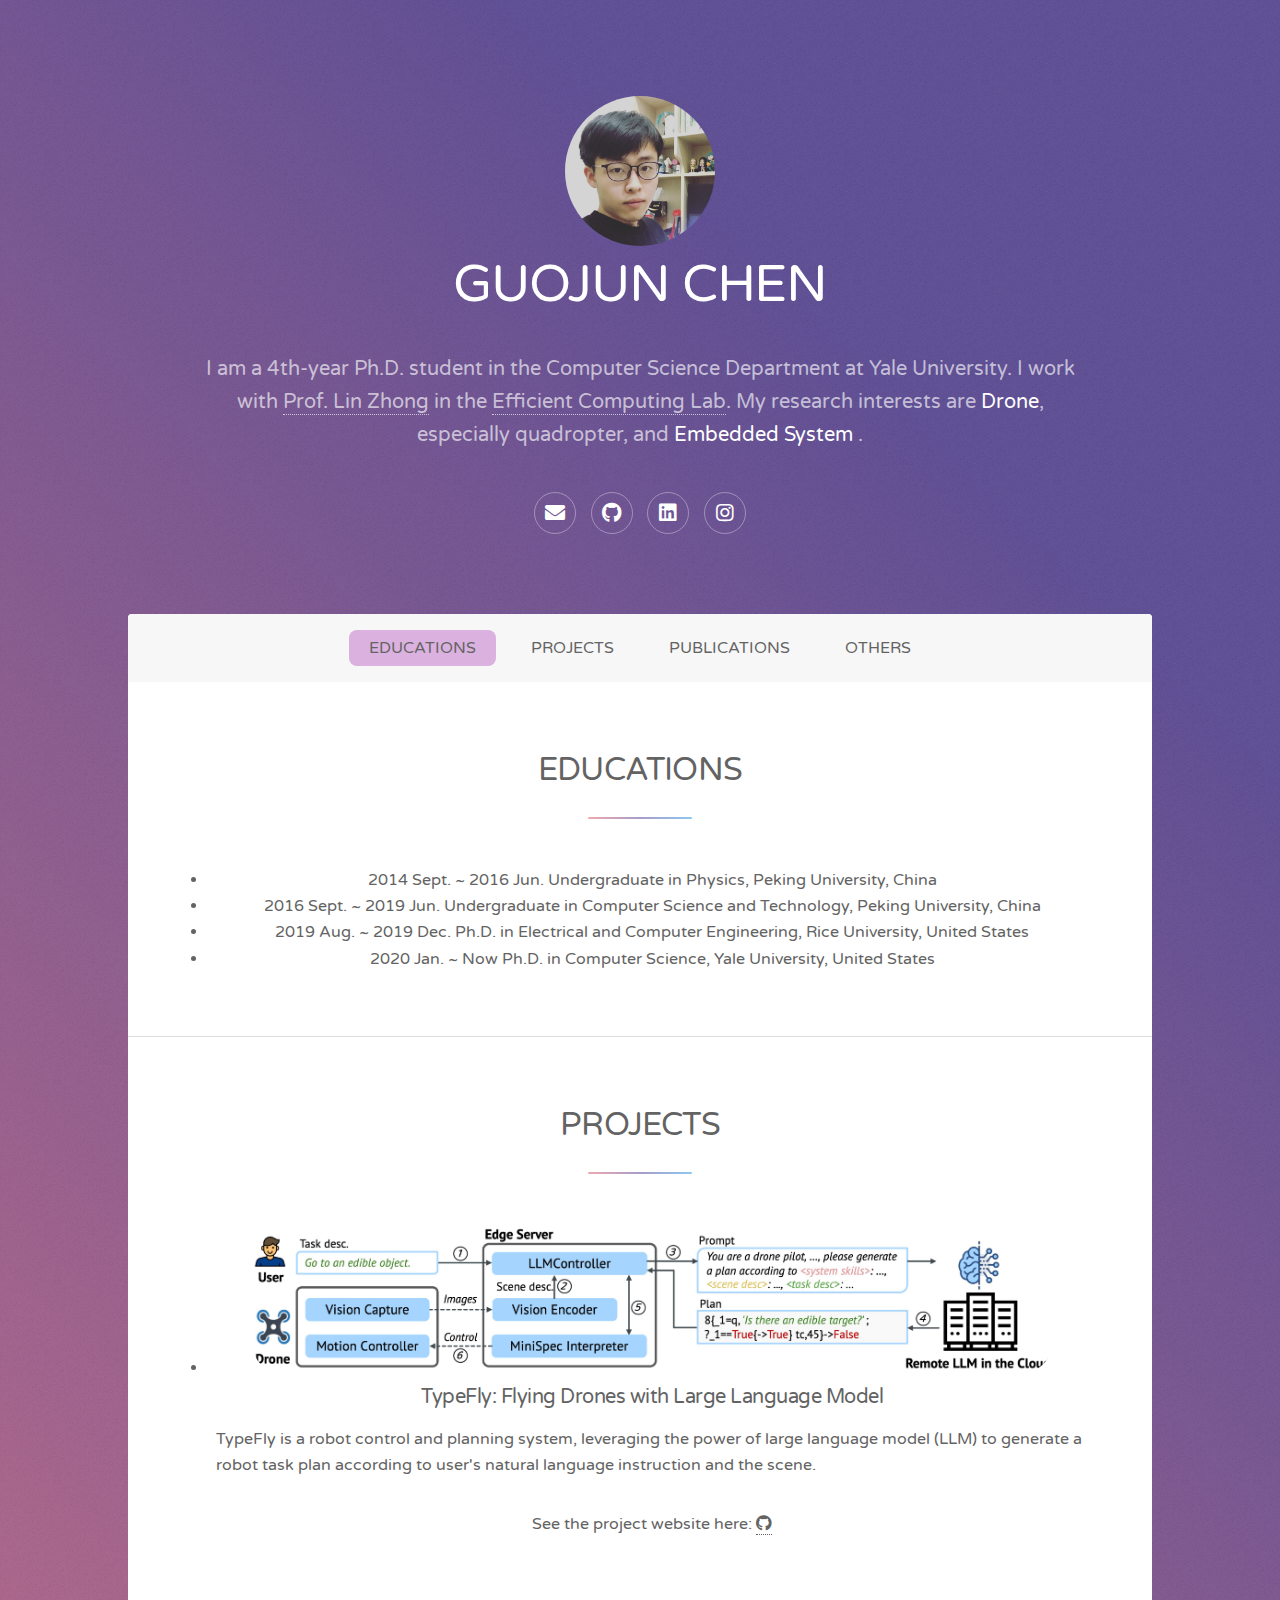
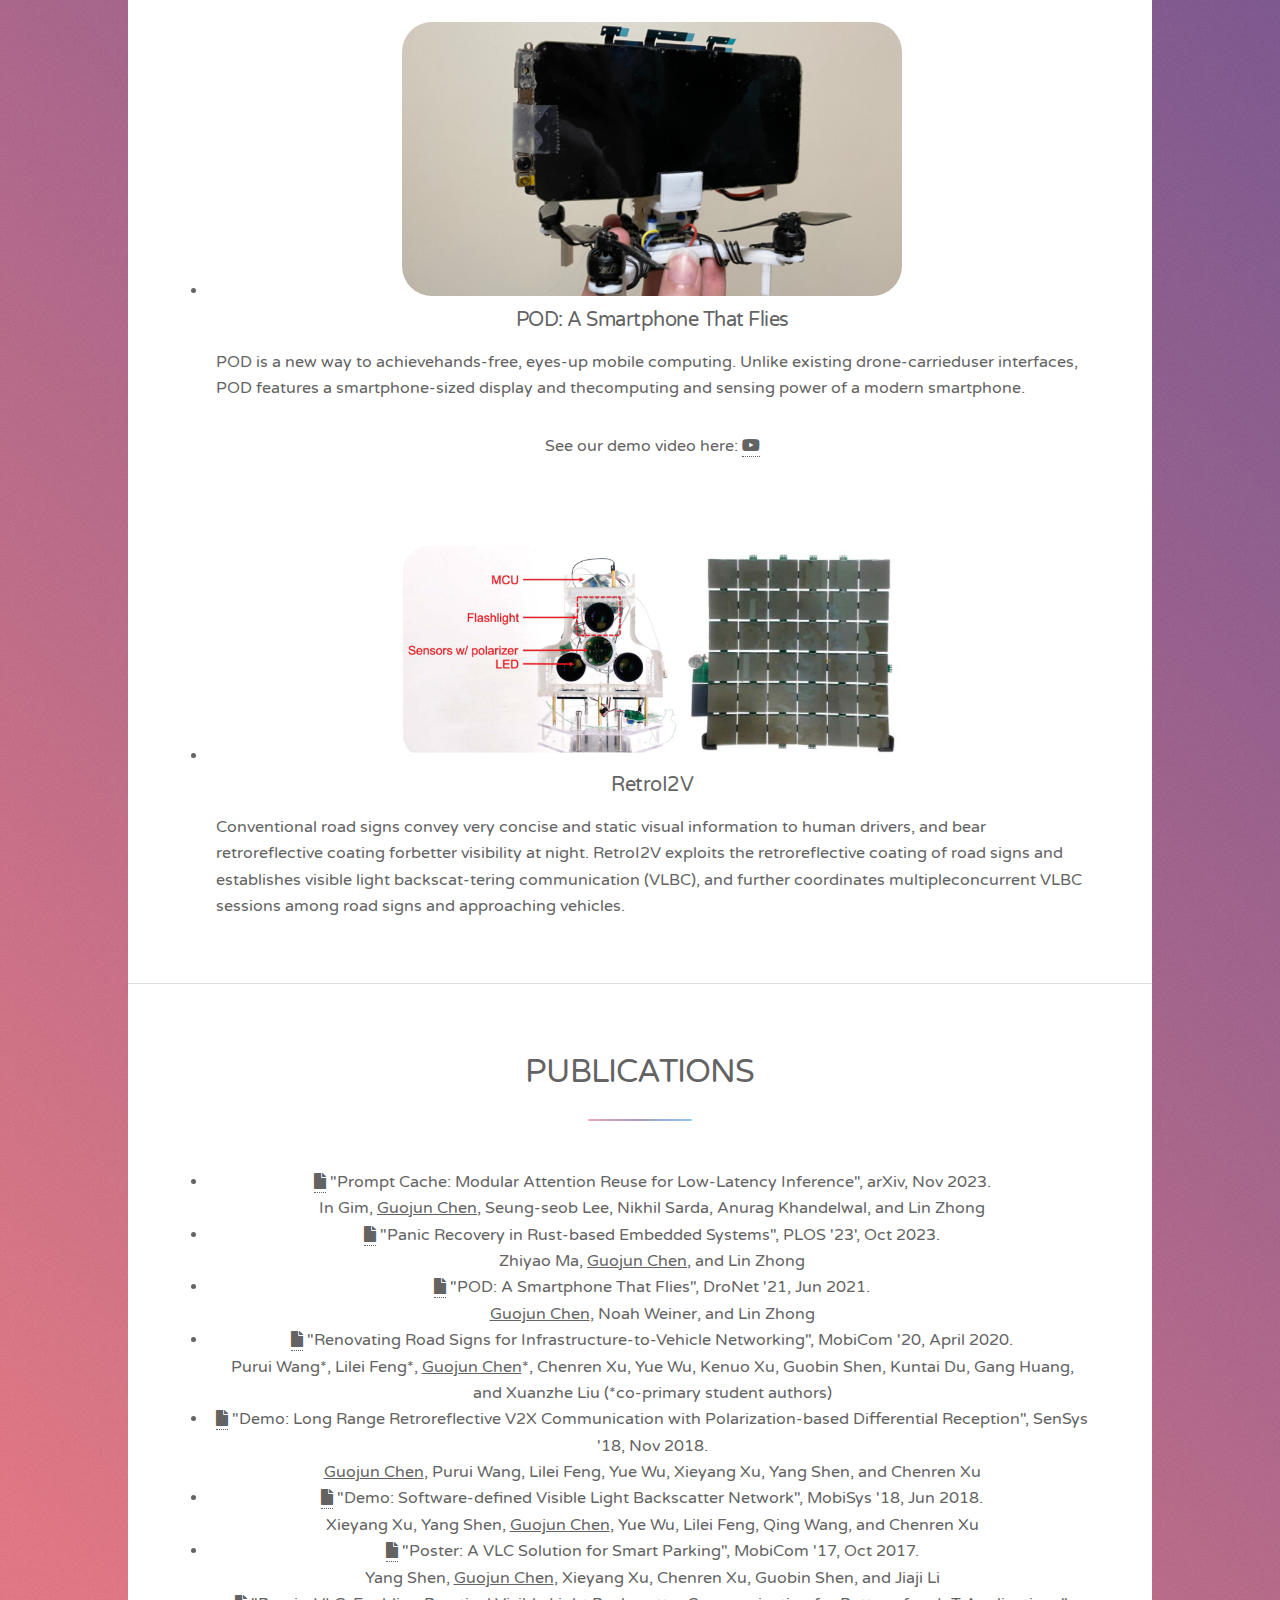
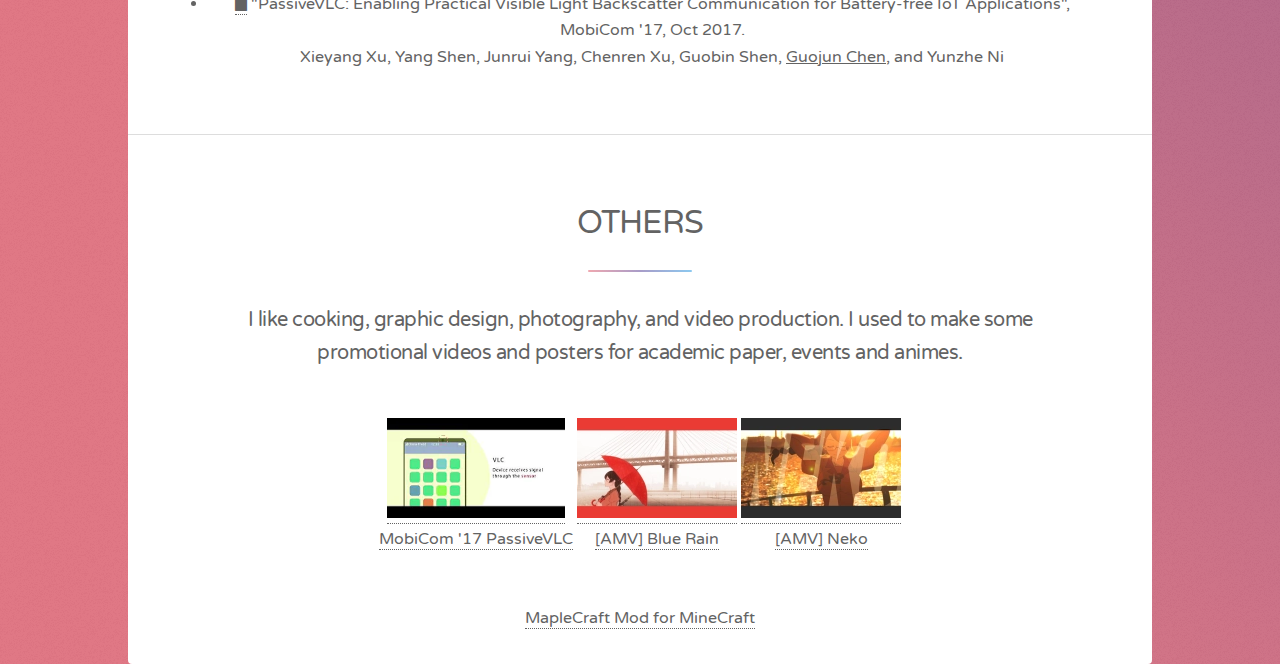
<file: index.html>
<!DOCTYPE HTML>
<!--
	Stellar by HTML5 UP
	html5up.net | @ajlkn
	Free for personal and commercial use under the CCA 3.0 license (html5up.net/license)
-->
<html>
	<head>
		<title>Guojun Chen</title>
		<meta charset="utf-8" />
		<meta name="viewport" content="width=device-width, initial-scale=1, user-scalable=no" />
		<link rel="stylesheet" href="assets/css/main.css" />
		<noscript><link rel="stylesheet" href="assets/css/noscript.css" /></noscript>
	</head>
	<body class="is-preload">

		<!-- Wrapper -->
			<div id="wrapper">

				<!-- Header -->
					<header id="header" class="alt">
						<img src="images/guojun.png" alt="Avatar" style="border-radius: 50%;" width="150" />
					
						<h1>GUOJUN CHEN</h1>
						<p>I am a 4th-year Ph.D. student in the Computer Science Department at Yale University.
							I work with 
							<a href="https://www.linzhong.org" target="_blank">Prof. Lin Zhong</a>
								in the <a href="https://www.yecl.org" target="_blank">Efficient Computing Lab</a>.
							My research interests are <b>Drone</b>, especially quadropter, and <b>Embedded System
							</b>.<br />
							<ul class="icons">
								<li><a href="mailto:guojun.chen@yale.edu" class="icon solid fas fa-envelope alt" title="guojun.chen@yale.edu"><span class="label">Email</span></a></li>
								<li><a href="https://github.com/Leonana69" class="icon brands fa-github alt"><span class="label">Github</span></a></li>
								<li><a href="https://www.linkedin.com/in/guojun-chen-0481a1121/" class="icon brands fa-linkedin alt"><span class="label">LinkedIn</span></a></li>
								<li><a href="https://www.instagram.com/leonana69/" class="icon brands fa-instagram alt"><span class="label">Instagram</span></a></li>
							</ul>
					</header> 

				<!-- Nav -->
					<nav id="nav">
						<ul>
							<li><a href="#Educations" class="active">EDUCATIONS</a></li>
							<li><a href="#Projects">PROJECTS</a></li>
							<li><a href="#Publications">PUBLICATIONS</a></li>
							<li><a href="#Others">OTHERS</a></li>
						</ul>
					</nav>

				<!-- Main -->
					<div id="main">

						<!-- Introduction -->
						<section id="Educations" class="main special">
							<header class="major">
								<h2>EDUCATIONS</h2>
							</header>
							
							<ul id="education">
								<li>
									2014 Sept. ~ 2016 Jun. 
									Undergraduate in Physics, Peking University, China
							<br />
								</li>
								<li>
									2016 Sept. ~ 2019 Jun.  
									Undergraduate in Computer Science and Technology, Peking University, China
							<br />
								</li>
								<li>
									2019 Aug. ~ 2019 Dec.  
									Ph.D. in Electrical and Computer Engineering, Rice University, United States
							<br />
								</li>
								<li>
									2020 Jan. ~ Now
									Ph.D. in Computer Science, Yale University, United States
								</li>
							
							</ul>
							
							<!-- <footer class="major">
								<ul class="actions special">
									<li><a href="generic.html" class="button">Learn More</a></li>
								</ul>
							</footer> -->
						</section>

						<!-- First Section -->
							<section id="Projects" class="main special">
								<header class="major">
									<h2>PROJECTS</h2>
								</header>
								<ul id="project">
									<li>
										<img src="images/system-diagram.jpg" alt="Avatar" style="border-radius: 30px;" width="800"/>
										<h3>TypeFly: Flying Drones with Large Language Model</h3>
										<p style="text-align: left">TypeFly is a robot control and planning system, leveraging the power of large language model (LLM) to generate a robot task plan according to user's natural language instruction and the scene.</p>
										See the project website here: <a href="https://typefly.github.io" target="_blank"><i class="icon brands fa-github" ></i></a></p>
									</li>
									<br />
									<br />
									<li>
										<img src="images/POD.jpg" alt="Avatar" style="border-radius: 30px;" width="500"/>
										<h3>POD: A Smartphone That Flies</h3>
										<p style="text-align: left">POD is a new way to achievehands-free, eyes-up mobile computing. 
											Unlike existing drone-carrieduser interfaces, POD features a smartphone-sized display 
											and thecomputing and sensing power of a modern smartphone.</p>
										See our demo video here: <a href="https://youtu.be/_ZVm9seYu1o" target="_blank"><i class="icon brands fa-youtube" ></i></a></p>
									</li>
									<br />
									<br />
									<li>
										<img src="images/VLBC.jpg" alt="Avatar" style="border-radius: 30px;" width="500"/>
										<h3>RetroI2V</h3>
										<p style="text-align: left">Conventional road signs convey very concise and static visual information to human drivers, 
											and bear retroreflective coating forbetter visibility at night. 
											RetroI2V exploits the retroreflective coating of road signs and establishes 
											visible light backscat-tering communication (VLBC), 
											and further coordinates multipleconcurrent VLBC sessions among road signs and approaching vehicles.</p>
									</li>
									
								</ul>
								<!-- <footer class="major">
									<ul class="actions special">
										<li><a href="generic.html" class="button">Learn More</a></li>
									</ul>
								</footer> -->
							</section>

						<!-- Publication Section -->
							<section id="Publications" class="main special">
								<header class="major">
									<h2>PUBLICATIONS</h2>
								</header>
								
								<ul id="publication">
									<li>
										<a href="https://arxiv.org/abs/2311.04934" target="_blank"><i class="fas fa-file" ></i></a>
										"Prompt Cache: Modular Attention Reuse for Low-Latency Inference", 
										arXiv, Nov 2023.
										<br />
										In Gim, Guojun Chen, Seung-seob Lee, Nikhil Sarda, Anurag Khandelwal, and Lin Zhong
								<br />
									</li>
									<li>
										<a href="https://dl.acm.org/doi/abs/10.1145/3623759.3624549" target="_blank"><i class="fas fa-file" ></i></a>
										"Panic Recovery in Rust-based Embedded Systems", 
										PLOS '23', Oct 2023.
										<br />
										Zhiyao Ma, Guojun Chen, and Lin Zhong
								<br />
									</li>
									<li>
										<a href="https://dl.acm.org/doi/10.1145/3469259.3470490" target="_blank"><i class="fas fa-file" ></i></a>
										"POD: A Smartphone That Flies", 
										DroNet '21, Jun 2021.
										<br />
										Guojun Chen, Noah Weiner, and Lin Zhong
								<br />
									</li>
									<li>
										<a href="https://dl.acm.org/doi/10.1145/3372224.3380883" target="_blank"><i class="fas fa-file" ></i></a>
										"Renovating Road Signs for Infrastructure-to-Vehicle Networking", 
										MobiCom '20, April 2020.
										<br />
										Purui Wang*, Lilei Feng*, Guojun Chen*, Chenren Xu, Yue Wu, Kenuo Xu, Guobin Shen, Kuntai Du, Gang Huang, and Xuanzhe Liu
										(*co-primary student authors)
								<br />
									</li>
									<li>
										<a href="https://dl.acm.org/doi/10.1145/3274783.3275193" target="_blank"><i class="fas fa-file" ></i></a>
										"Demo: Long Range Retroreflective V2X Communication with Polarization-based Differential Reception", 
										SenSys '18, Nov 2018.
										<br />
										Guojun Chen, Purui Wang, Lilei Feng, Yue Wu, Xieyang Xu, Yang Shen, and Chenren Xu
								<br />
									</li>
									<li>
										<a href="https://dl.acm.org/doi/10.1145/3210240.3211115" target="_blank"><i class="fas fa-file" ></i></a>
										"Demo: Software-defined Visible Light Backscatter Network", 
										MobiSys '18, Jun 2018.
										<br />Xieyang Xu, Yang Shen, Guojun Chen, Yue Wu, Lilei Feng, Qing Wang, and Chenren Xu
										<br />	
									</li>
									<li>
										<a href="https://dl.acm.org/doi/10.1145/3117811.3131245" target="_blank"><i class="fas fa-file" ></i></a>
										"Poster: A VLC Solution for Smart Parking", 
										MobiCom '17, Oct 2017.
										<br />
										Yang Shen, Guojun Chen, Xieyang Xu, Chenren Xu, Guobin Shen, and Jiaji Li
										<br />
									</li>
									<li>
										<a href="https://dl.acm.org/doi/10.1145/3117811.3117843" target="_blank"><i class="fas fa-file" ></i></a>
										"PassiveVLC: Enabling Practical Visible Light Backscatter Communication for Battery-free IoT Applications", 
										MobiCom '17, Oct 2017.
										<br />
										Xieyang Xu, Yang Shen, Junrui Yang, Chenren Xu, Guobin Shen, Guojun Chen, and Yunzhe Ni
										<br />
									</li>
								</ul>
								
								<!-- <footer class="major">
									<ul class="actions special">
										<li><a href="generic.html" class="button">Learn More</a></li>
									</ul>
								</footer> -->
							</section>

						<!-- Other Section -->
							<section id="Others" class="main special">
								<header class="major">
									<h2>OTHERS</h2>
									<p>I like cooking, graphic design, photography, and video production. I used to make some promotional videos and posters for academic paper, events and animes.</p>
								</header>

								<div style="display: inline-block">
									<a href="https://youtu.be/V7PIfy6-wAU" target="_blank">
									<img src="images/VLC.webp" height=100>
									<br/>MobiCom '17 PassiveVLC</a>
								</div>

								<div style="display: inline-block">
									<a href="https://www.bilibili.com/video/BV1y44114743" target="_blank">
									<img src="images/blue_rain.webp">
									<br/>[AMV] Blue Rain </a>
								</div>
								
								<div style="display: inline-block">
									<a href="https://www.bilibili.com/video/BV16s41167ws" target="_blank">
									<img src="images/neko.webp">
									<br/>[AMV] Neko </a>
								</div>
								<br>
								<br>
								<div style="display: inline-block">
									<a href="https://www.curseforge.com/minecraft/mc-mods/maplecraft" target="_blank">
									<br/>MapleCraft Mod for MineCraft </a>
								</div>
								<!-- <footer class="major">
									<ul class="actions special">
										<li><a href="generic.html" class="button primary">Get Started</a></li>
										<li><a href="generic.html" class="button">Learn More</a></li>
									</ul>
								</footer> -->
							</section>
					</div>

				<!-- Footer -->
					<!-- <footer id="footer">
						<section>
							<h2>Aliquam sed mauris</h2>
							<p>Sed lorem ipsum dolor sit amet et nullam consequat feugiat consequat magna adipiscing tempus etiam dolore veroeros. eget dapibus mauris. Cras aliquet, nisl ut viverra sollicitudin, ligula erat egestas velit, vitae tincidunt odio.</p>
							<ul class="actions">
								<li><a href="generic.html" class="button">Learn More</a></li>
							</ul>
						</section>
						<section>
							<h2>Etiam feugiat</h2>
							<dl class="alt">
								<dt>Address</dt>
								<dd>1234 Somewhere Road &bull; Nashville, TN 00000 &bull; USA</dd>
								<dt>Phone</dt>
								<dd>(000) 000-0000 x 0000</dd>
								<dt>Email</dt>
								<dd><a href="#">information@untitled.tld</a></dd>
							</dl>
							<ul class="icons">
								<li><a href="#" class="icon brands fa-twitter alt"><span class="label">Twitter</span></a></li>
								<li><a href="#" class="icon brands fa-facebook-f alt"><span class="label">Facebook</span></a></li>
								<li><a href="#" class="icon brands fa-instagram alt"><span class="label">Instagram</span></a></li>
								<li><a href="#" class="icon brands fa-github alt"><span class="label">GitHub</span></a></li>
								<li><a href="#" class="icon brands fa-dribbble alt"><span class="label">Dribbble</span></a></li>
							</ul>
						</section>
						
					</footer> -->

			</div>

		<!-- Scripts -->
			<script src="assets/js/jquery.min.js"></script>
			<script src="assets/js/jquery.scrollex.min.js"></script>
			<script src="assets/js/jquery.scrolly.min.js"></script>
			<script src="assets/js/browser.min.js"></script>
			<script src="assets/js/breakpoints.min.js"></script>
			<script src="assets/js/util.js"></script>
			<script src="assets/js/main.js"></script>
			<script src="assets/js/boldAuthor.js"></script>

	</body>
</html>
</file>
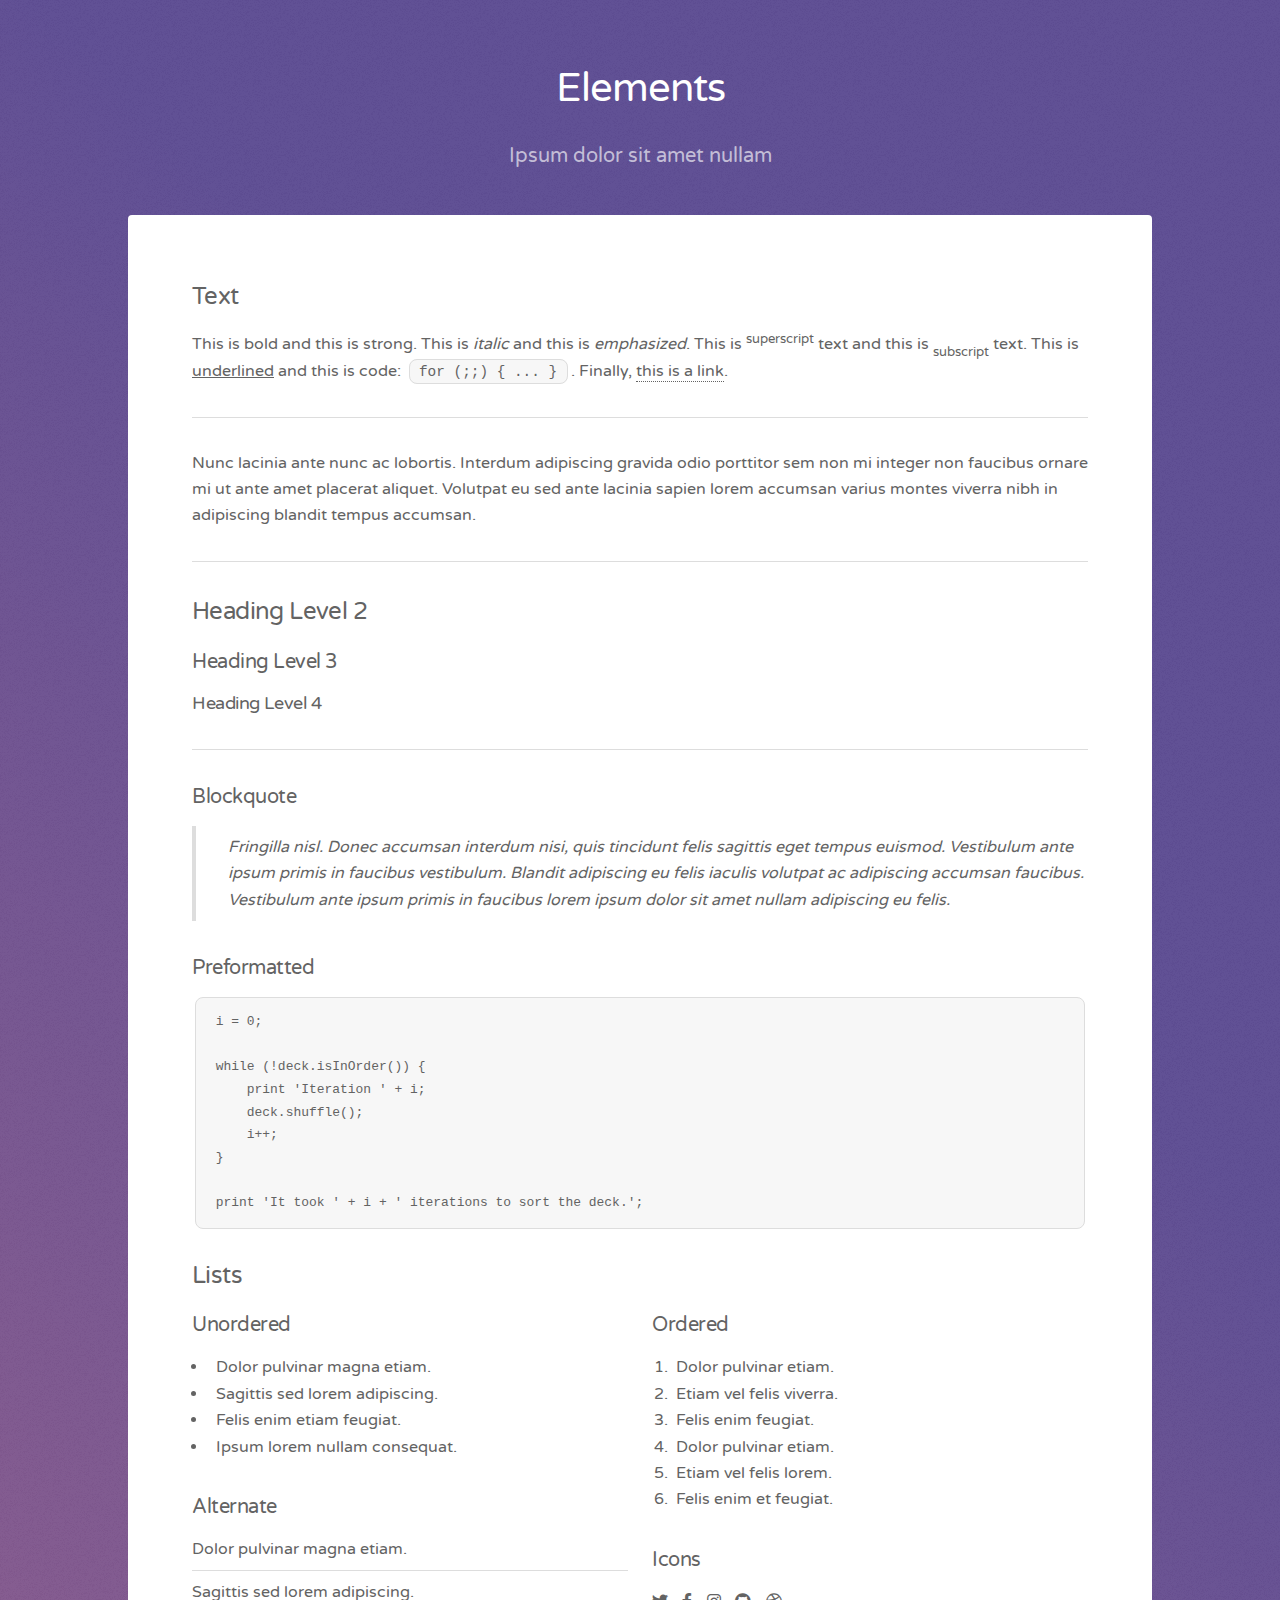
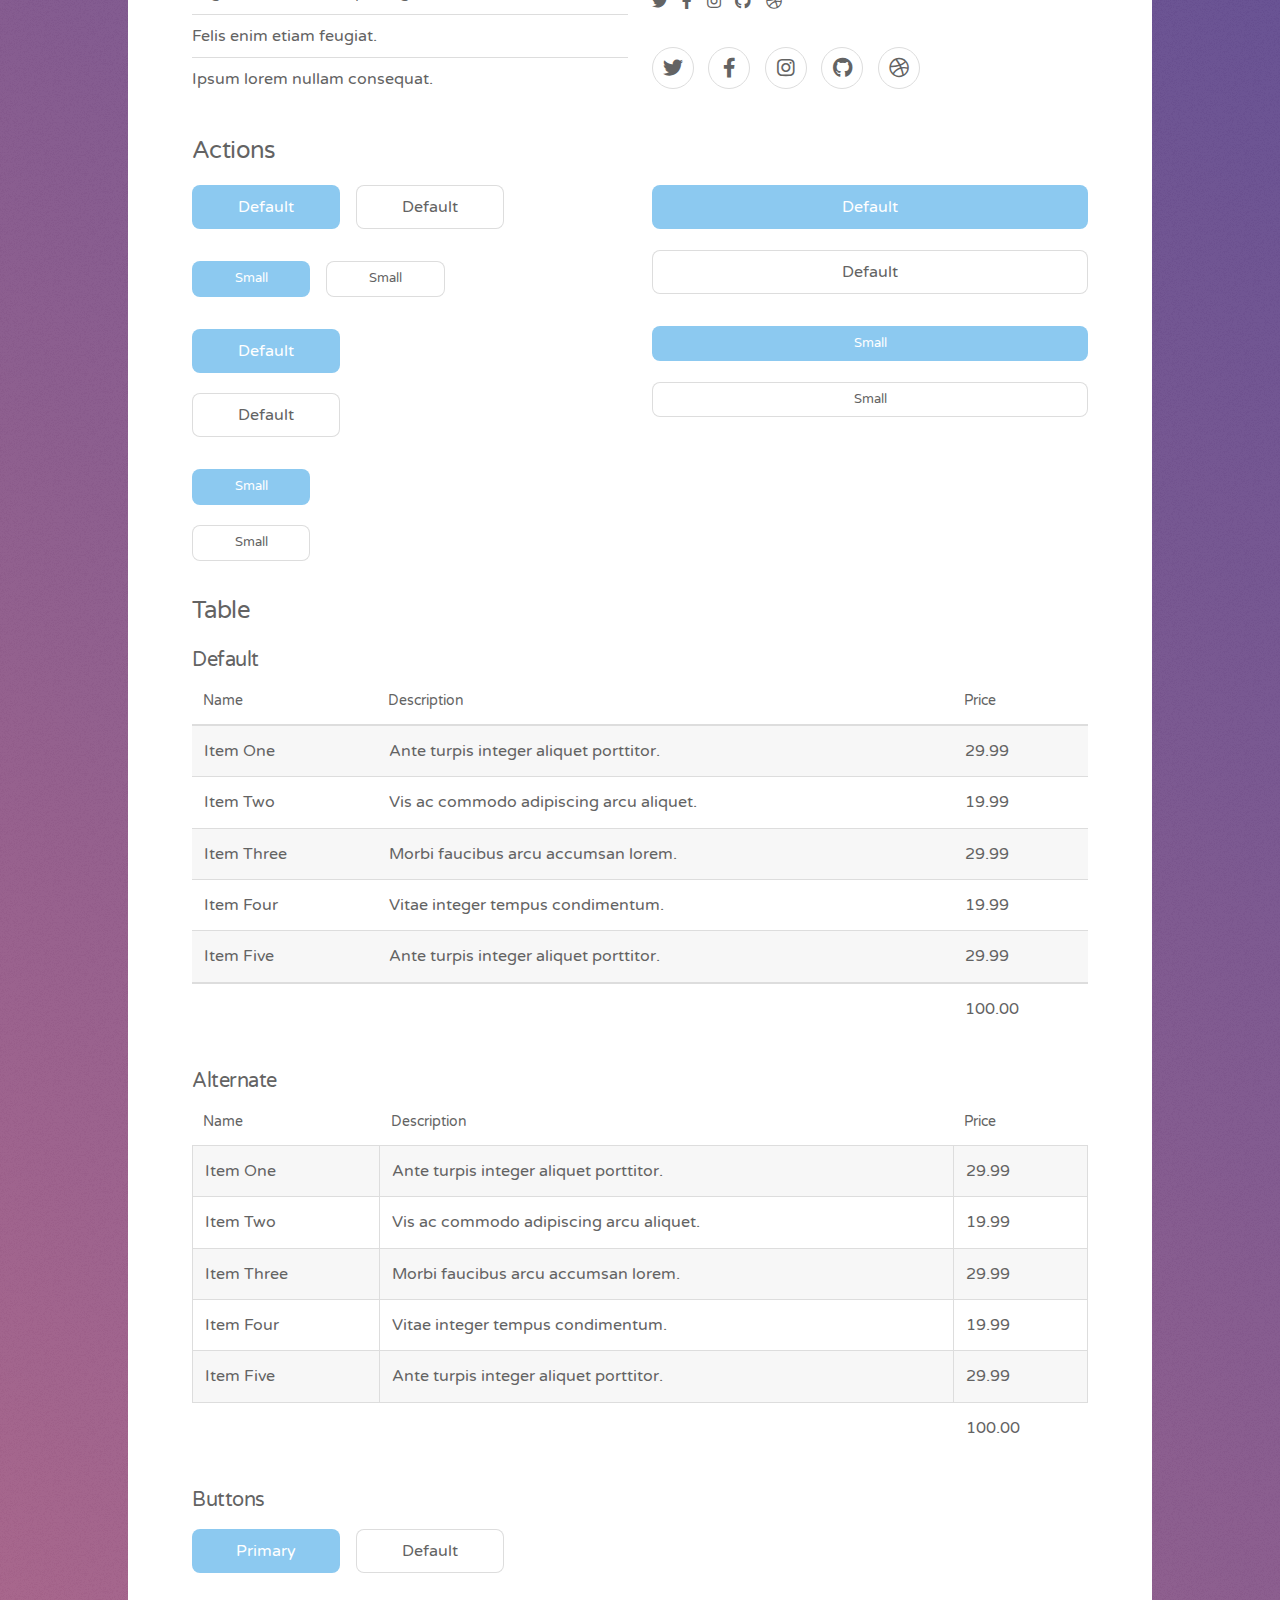
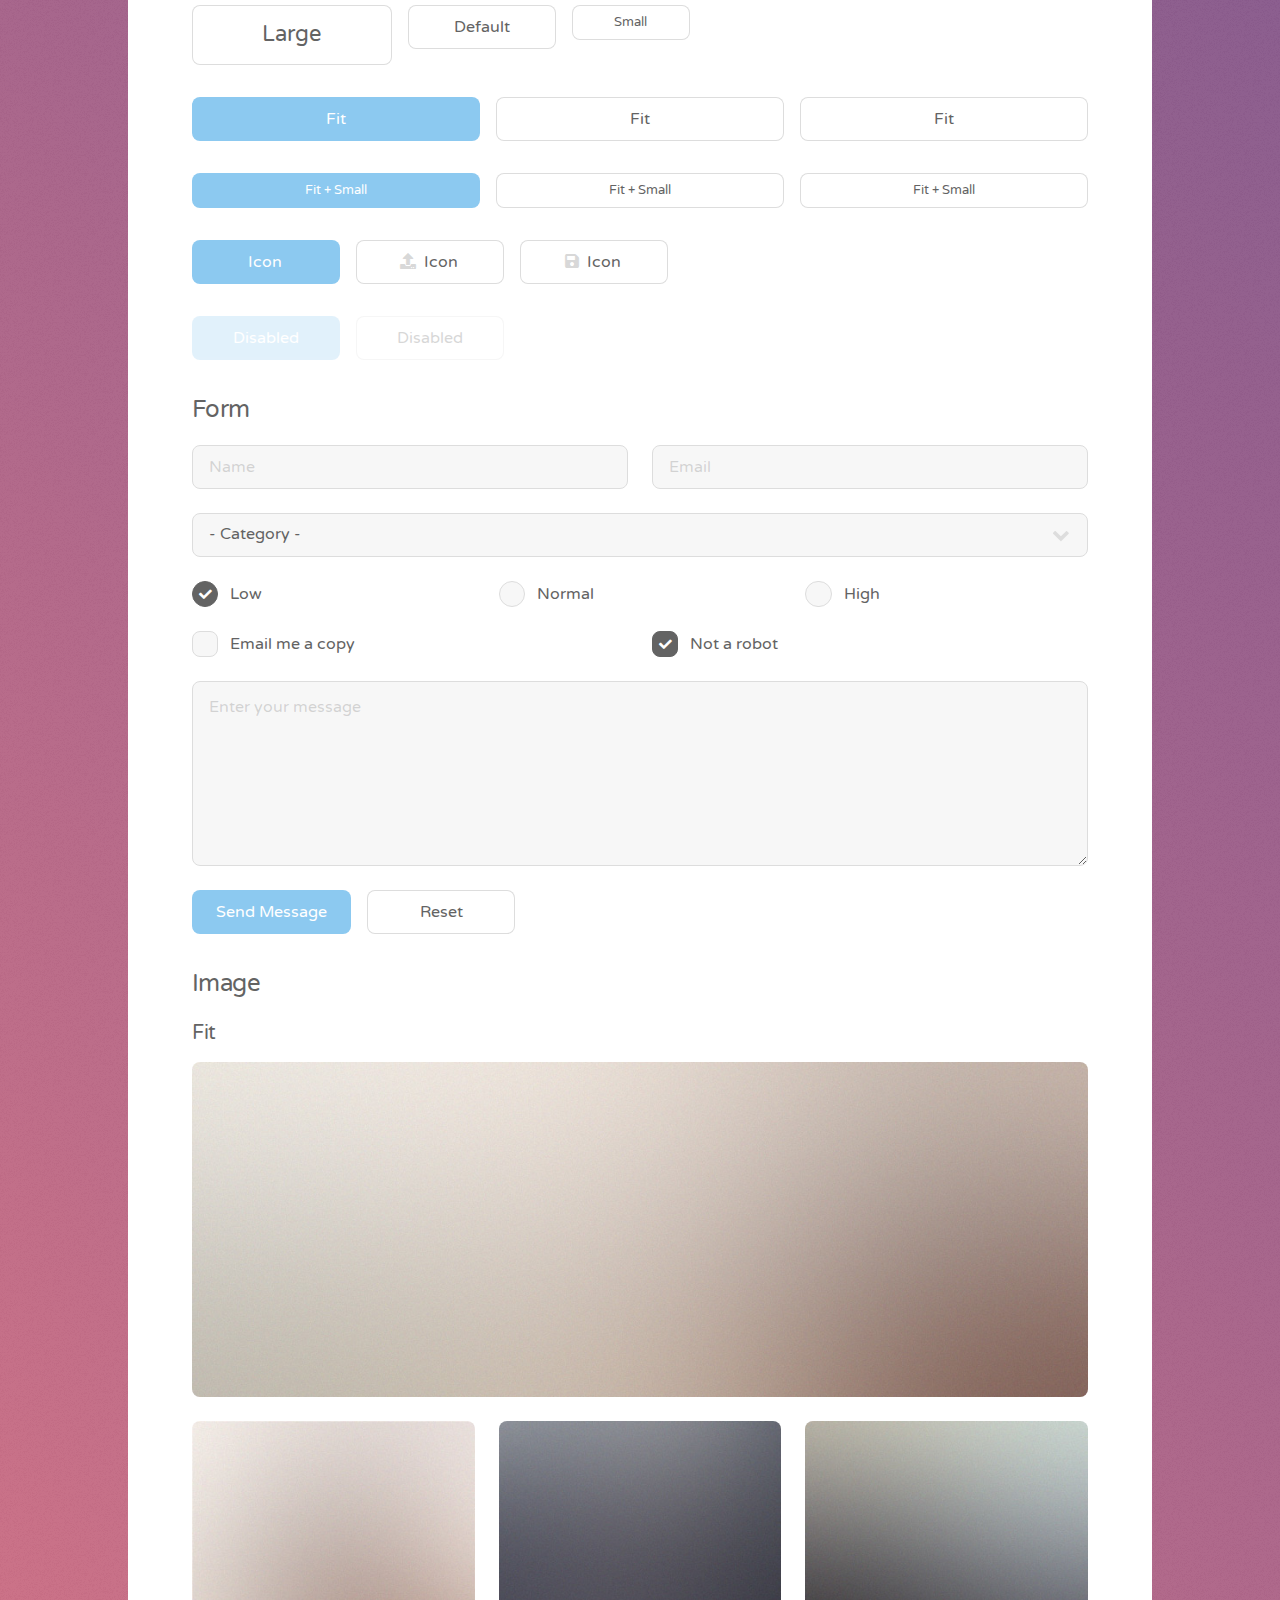
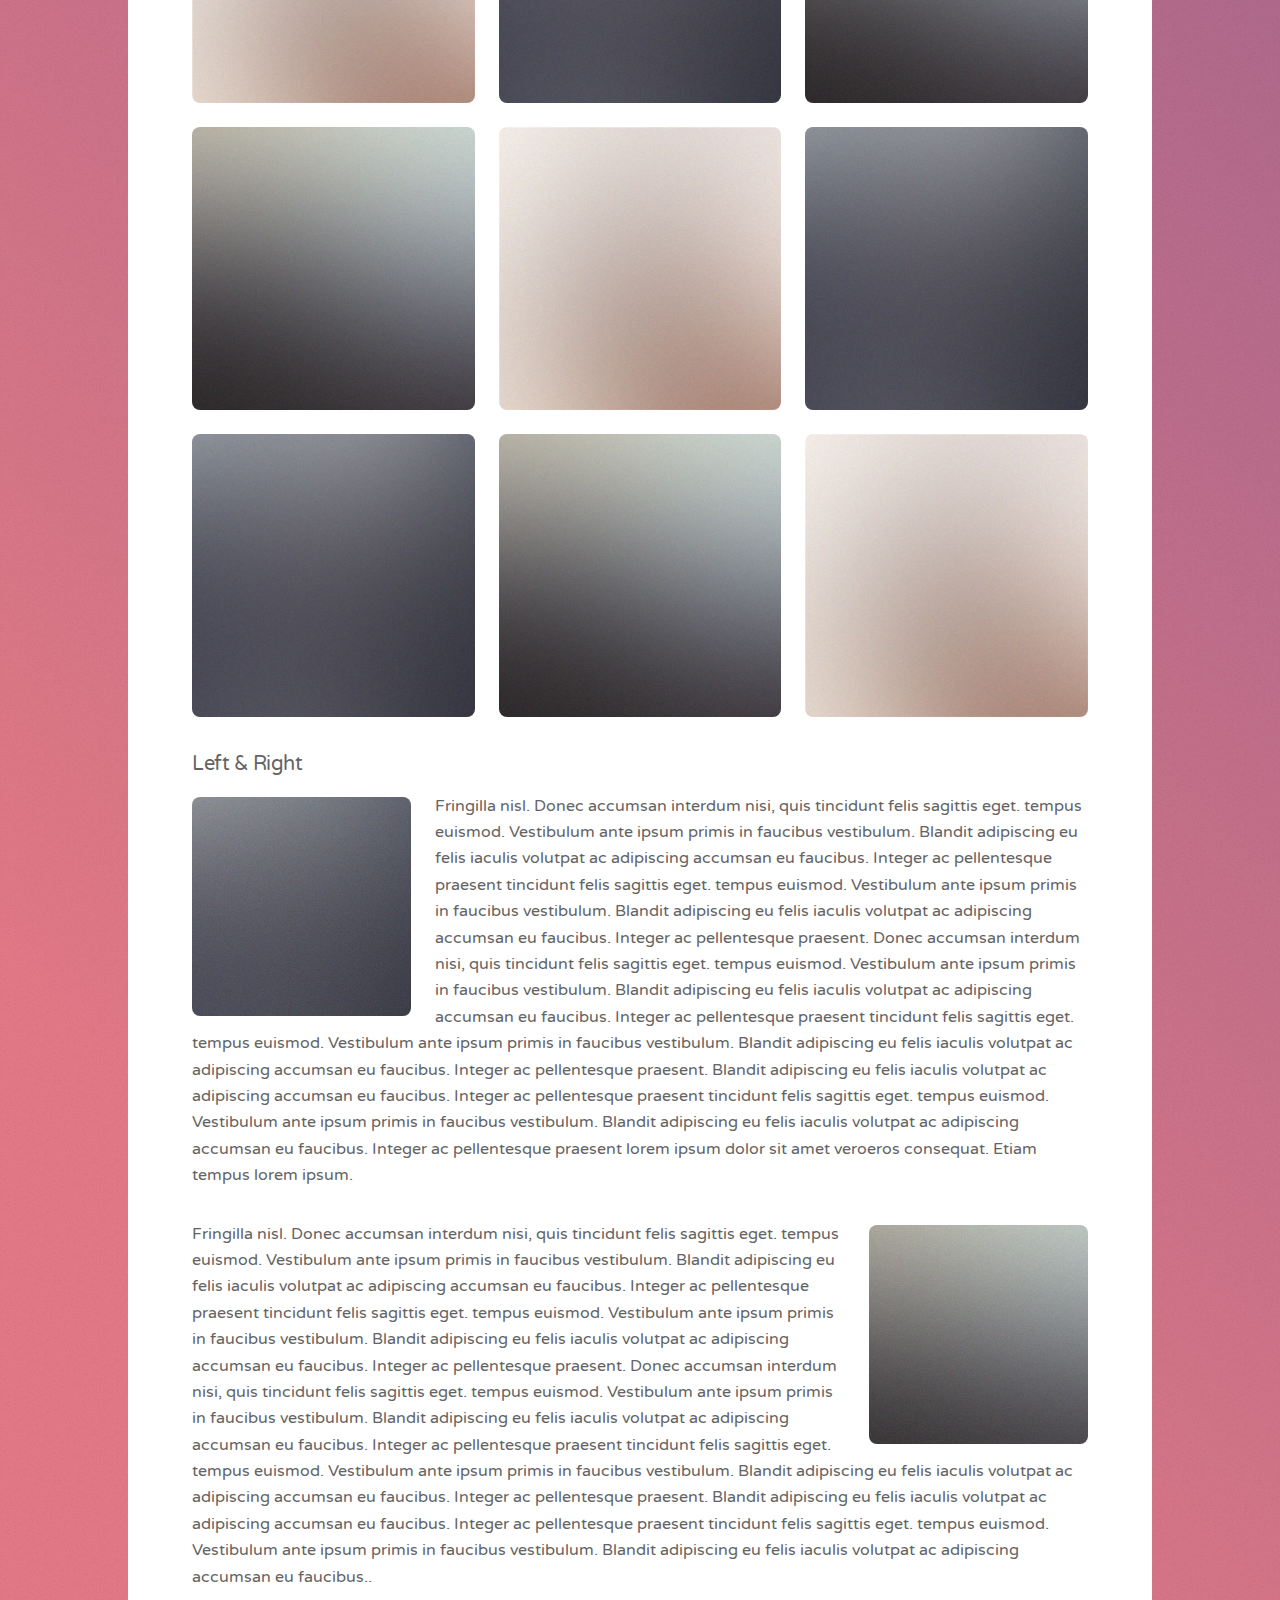
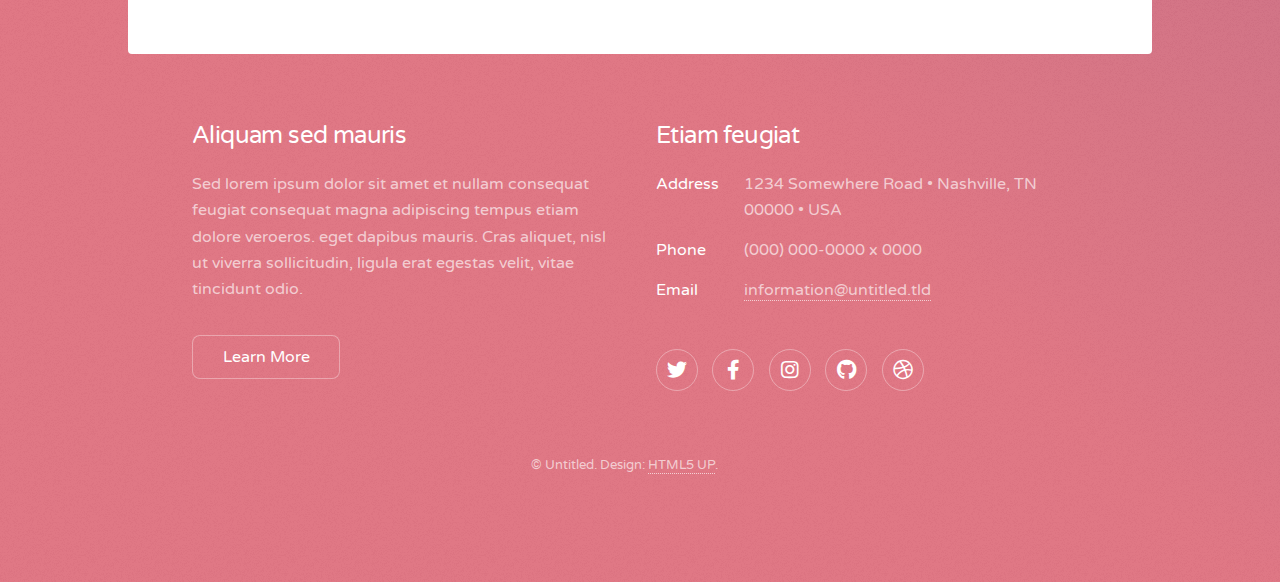
<file: elements.html>
<!DOCTYPE HTML>
<!--
	Stellar by HTML5 UP
	html5up.net | @ajlkn
	Free for personal and commercial use under the CCA 3.0 license (html5up.net/license)
-->
<html>
	<head>
		<title>Elements - Stellar by HTML5 UP</title>
		<meta charset="utf-8" />
		<meta name="viewport" content="width=device-width, initial-scale=1, user-scalable=no" />
		<link rel="stylesheet" href="assets/css/main.css" />
		<noscript><link rel="stylesheet" href="assets/css/noscript.css" /></noscript>
	</head>
	<body class="is-preload">

		<!-- Wrapper -->
			<div id="wrapper">

				<!-- Header -->
					<header id="header">
						<h1>Elements</h1>
						<p>Ipsum dolor sit amet nullam</p>
					</header>

				<!-- Main -->
					<div id="main">

						<!-- Content -->
							<section id="content" class="main">

								<!-- Text -->
									<section>
										<h2>Text</h2>
										<p>This is <b>bold</b> and this is <strong>strong</strong>. This is <i>italic</i> and this is <em>emphasized</em>.
										This is <sup>superscript</sup> text and this is <sub>subscript</sub> text.
										This is <u>underlined</u> and this is code: <code>for (;;) { ... }</code>. Finally, <a href="#">this is a link</a>.</p>
										<hr />
										<p>Nunc lacinia ante nunc ac lobortis. Interdum adipiscing gravida odio porttitor sem non mi integer non faucibus ornare mi ut ante amet placerat aliquet. Volutpat eu sed ante lacinia sapien lorem accumsan varius montes viverra nibh in adipiscing blandit tempus accumsan.</p>
										<hr />
										<h2>Heading Level 2</h2>
										<h3>Heading Level 3</h3>
										<h4>Heading Level 4</h4>
										<hr />
										<h3>Blockquote</h3>
										<blockquote>Fringilla nisl. Donec accumsan interdum nisi, quis tincidunt felis sagittis eget tempus euismod. Vestibulum ante ipsum primis in faucibus vestibulum. Blandit adipiscing eu felis iaculis volutpat ac adipiscing accumsan faucibus. Vestibulum ante ipsum primis in faucibus lorem ipsum dolor sit amet nullam adipiscing eu felis.</blockquote>
										<h3>Preformatted</h3>
										<pre><code>i = 0;

while (!deck.isInOrder()) {
    print 'Iteration ' + i;
    deck.shuffle();
    i++;
}

print 'It took ' + i + ' iterations to sort the deck.';</code></pre>
									</section>

								<!-- Lists -->
									<section>
										<h2>Lists</h2>
										<div class="row">
											<div class="col-6 col-12-medium">
												<h3>Unordered</h3>
												<ul>
													<li>Dolor pulvinar magna etiam.</li>
													<li>Sagittis sed lorem adipiscing.</li>
													<li>Felis enim etiam feugiat.</li>
													<li>Ipsum lorem nullam consequat.</li>
												</ul>
												<h3>Alternate</h3>
												<ul class="alt">
													<li>Dolor pulvinar magna etiam.</li>
													<li>Sagittis sed lorem adipiscing.</li>
													<li>Felis enim etiam feugiat.</li>
													<li>Ipsum lorem nullam consequat.</li>
												</ul>
											</div>
											<div class="col-6 col-12-medium">
												<h3>Ordered</h3>
												<ol>
													<li>Dolor pulvinar etiam.</li>
													<li>Etiam vel felis viverra.</li>
													<li>Felis enim feugiat.</li>
													<li>Dolor pulvinar etiam.</li>
													<li>Etiam vel felis lorem.</li>
													<li>Felis enim et feugiat.</li>
												</ol>
												<h3>Icons</h3>
												<ul class="icons">
													<li><a href="#" class="icon brands fa-twitter"><span class="label">Twitter</span></a></li>
													<li><a href="#" class="icon brands fa-facebook-f"><span class="label">Facebook</span></a></li>
													<li><a href="#" class="icon brands fa-instagram"><span class="label">Instagram</span></a></li>
													<li><a href="#" class="icon brands fa-github"><span class="label">GitHub</span></a></li>
													<li><a href="#" class="icon brands fa-dribbble"><span class="label">Dribbble</span></a></li>
												</ul>
												<ul class="icons">
													<li><a href="#" class="icon brands alt fa-twitter"><span class="label">Twitter</span></a></li>
													<li><a href="#" class="icon brands alt fa-facebook-f"><span class="label">Facebook</span></a></li>
													<li><a href="#" class="icon brands alt fa-instagram"><span class="label">Instagram</span></a></li>
													<li><a href="#" class="icon brands alt fa-github"><span class="label">GitHub</span></a></li>
													<li><a href="#" class="icon brands alt fa-dribbble"><span class="label">Dribbble</span></a></li>
												</ul>
											</div>
										</div>
										<h2>Actions</h2>
										<div class="row">
											<div class="col-6 col-12-medium">
												<ul class="actions">
													<li><a href="#" class="button primary">Default</a></li>
													<li><a href="#" class="button">Default</a></li>
												</ul>
												<ul class="actions small">
													<li><a href="#" class="button primary small">Small</a></li>
													<li><a href="#" class="button small">Small</a></li>
												</ul>
												<ul class="actions stacked">
													<li><a href="#" class="button primary">Default</a></li>
													<li><a href="#" class="button">Default</a></li>
												</ul>
												<ul class="actions stacked">
													<li><a href="#" class="button primary small">Small</a></li>
													<li><a href="#" class="button small">Small</a></li>
												</ul>
											</div>
											<div class="col-6 col-12-medium">
												<ul class="actions stacked">
													<li><a href="#" class="button primary fit">Default</a></li>
													<li><a href="#" class="button fit">Default</a></li>
												</ul>
												<ul class="actions stacked">
													<li><a href="#" class="button primary small fit">Small</a></li>
													<li><a href="#" class="button small fit">Small</a></li>
												</ul>
											</div>
										</div>
									</section>

								<!-- Table -->
									<section>
										<h2>Table</h2>
										<h3>Default</h3>
										<div class="table-wrapper">
											<table>
												<thead>
													<tr>
														<th>Name</th>
														<th>Description</th>
														<th>Price</th>
													</tr>
												</thead>
												<tbody>
													<tr>
														<td>Item One</td>
														<td>Ante turpis integer aliquet porttitor.</td>
														<td>29.99</td>
													</tr>
													<tr>
														<td>Item Two</td>
														<td>Vis ac commodo adipiscing arcu aliquet.</td>
														<td>19.99</td>
													</tr>
													<tr>
														<td>Item Three</td>
														<td> Morbi faucibus arcu accumsan lorem.</td>
														<td>29.99</td>
													</tr>
													<tr>
														<td>Item Four</td>
														<td>Vitae integer tempus condimentum.</td>
														<td>19.99</td>
													</tr>
													<tr>
														<td>Item Five</td>
														<td>Ante turpis integer aliquet porttitor.</td>
														<td>29.99</td>
													</tr>
												</tbody>
												<tfoot>
													<tr>
														<td colspan="2"></td>
														<td>100.00</td>
													</tr>
												</tfoot>
											</table>
										</div>

										<h3>Alternate</h3>
										<div class="table-wrapper">
											<table class="alt">
												<thead>
													<tr>
														<th>Name</th>
														<th>Description</th>
														<th>Price</th>
													</tr>
												</thead>
												<tbody>
													<tr>
														<td>Item One</td>
														<td>Ante turpis integer aliquet porttitor.</td>
														<td>29.99</td>
													</tr>
													<tr>
														<td>Item Two</td>
														<td>Vis ac commodo adipiscing arcu aliquet.</td>
														<td>19.99</td>
													</tr>
													<tr>
														<td>Item Three</td>
														<td> Morbi faucibus arcu accumsan lorem.</td>
														<td>29.99</td>
													</tr>
													<tr>
														<td>Item Four</td>
														<td>Vitae integer tempus condimentum.</td>
														<td>19.99</td>
													</tr>
													<tr>
														<td>Item Five</td>
														<td>Ante turpis integer aliquet porttitor.</td>
														<td>29.99</td>
													</tr>
												</tbody>
												<tfoot>
													<tr>
														<td colspan="2"></td>
														<td>100.00</td>
													</tr>
												</tfoot>
											</table>
										</div>
									</section>

								<!-- Buttons -->
									<section>
										<h3>Buttons</h3>
										<ul class="actions">
											<li><a href="#" class="button primary">Primary</a></li>
											<li><a href="#" class="button">Default</a></li>
										</ul>
										<ul class="actions">
											<li><a href="#" class="button large">Large</a></li>
											<li><a href="#" class="button">Default</a></li>
											<li><a href="#" class="button small">Small</a></li>
										</ul>
										<ul class="actions fit">
											<li><a href="#" class="button primary fit">Fit</a></li>
											<li><a href="#" class="button fit">Fit</a></li>
											<li><a href="#" class="button fit">Fit</a></li>
										</ul>
										<ul class="actions fit small">
											<li><a href="#" class="button primary fit small">Fit + Small</a></li>
											<li><a href="#" class="button fit small">Fit + Small</a></li>
											<li><a href="#" class="button fit small">Fit + Small</a></li>
										</ul>
										<ul class="actions">
											<li><a href="#" class="button primary icon solidfa-download">Icon</a></li>
											<li><a href="#" class="button icon solid fa-upload">Icon</a></li>
											<li><a href="#" class="button icon solid fa-save">Icon</a></li>
										</ul>
										<ul class="actions">
											<li><span class="button primary disabled">Disabled</span></li>
											<li><span class="button disabled">Disabled</span></li>
										</ul>
									</section>

								<!-- Form -->
									<section>
										<h2>Form</h2>
										<form method="post" action="#">
											<div class="row gtr-uniform">
												<div class="col-6 col-12-xsmall">
													<input type="text" name="demo-name" id="demo-name" value="" placeholder="Name" />
												</div>
												<div class="col-6 col-12-xsmall">
													<input type="email" name="demo-email" id="demo-email" value="" placeholder="Email" />
												</div>
												<div class="col-12">
													<select name="demo-category" id="demo-category">
														<option value="">- Category -</option>
														<option value="1">Manufacturing</option>
														<option value="1">Shipping</option>
														<option value="1">Administration</option>
														<option value="1">Human Resources</option>
													</select>
												</div>
												<div class="col-4 col-12-small">
													<input type="radio" id="demo-priority-low" name="demo-priority" checked>
													<label for="demo-priority-low">Low</label>
												</div>
												<div class="col-4 col-12-small">
													<input type="radio" id="demo-priority-normal" name="demo-priority">
													<label for="demo-priority-normal">Normal</label>
												</div>
												<div class="col-4 col-12-small">
													<input type="radio" id="demo-priority-high" name="demo-priority">
													<label for="demo-priority-high">High</label>
												</div>
												<div class="col-6 col-12-small">
													<input type="checkbox" id="demo-copy" name="demo-copy">
													<label for="demo-copy">Email me a copy</label>
												</div>
												<div class="col-6 col-12-small">
													<input type="checkbox" id="demo-human" name="demo-human" checked>
													<label for="demo-human">Not a robot</label>
												</div>
												<div class="col-12">
													<textarea name="demo-message" id="demo-message" placeholder="Enter your message" rows="6"></textarea>
												</div>
												<div class="col-12">
													<ul class="actions">
														<li><input type="submit" value="Send Message" class="primary" /></li>
														<li><input type="reset" value="Reset" /></li>
													</ul>
												</div>
											</div>
										</form>
									</section>

								<!-- Image -->
									<section>
										<h2>Image</h2>
										<h3>Fit</h3>
										<div class="box alt">
											<div class="row gtr-uniform">
												<div class="col-12"><span class="image fit"><img src="images/pic04.jpg" alt="" /></span></div>
												<div class="col-4"><span class="image fit"><img src="images/pic01.jpg" alt="" /></span></div>
												<div class="col-4"><span class="image fit"><img src="images/pic02.jpg" alt="" /></span></div>
												<div class="col-4"><span class="image fit"><img src="images/pic03.jpg" alt="" /></span></div>
												<div class="col-4"><span class="image fit"><img src="images/pic03.jpg" alt="" /></span></div>
												<div class="col-4"><span class="image fit"><img src="images/pic01.jpg" alt="" /></span></div>
												<div class="col-4"><span class="image fit"><img src="images/pic02.jpg" alt="" /></span></div>
												<div class="col-4"><span class="image fit"><img src="images/pic02.jpg" alt="" /></span></div>
												<div class="col-4"><span class="image fit"><img src="images/pic03.jpg" alt="" /></span></div>
												<div class="col-4"><span class="image fit"><img src="images/pic01.jpg" alt="" /></span></div>
											</div>
										</div>
										<h3>Left &amp; Right</h3>
										<p><span class="image left"><img src="images/pic05.jpg" alt="" /></span>Fringilla nisl. Donec accumsan interdum nisi, quis tincidunt felis sagittis eget. tempus euismod. Vestibulum ante ipsum primis in faucibus vestibulum. Blandit adipiscing eu felis iaculis volutpat ac adipiscing accumsan eu faucibus. Integer ac pellentesque praesent tincidunt felis sagittis eget. tempus euismod. Vestibulum ante ipsum primis in faucibus vestibulum. Blandit adipiscing eu felis iaculis volutpat ac adipiscing accumsan eu faucibus. Integer ac pellentesque praesent. Donec accumsan interdum nisi, quis tincidunt felis sagittis eget. tempus euismod. Vestibulum ante ipsum primis in faucibus vestibulum. Blandit adipiscing eu felis iaculis volutpat ac adipiscing accumsan eu faucibus. Integer ac pellentesque praesent tincidunt felis sagittis eget. tempus euismod. Vestibulum ante ipsum primis in faucibus vestibulum. Blandit adipiscing eu felis iaculis volutpat ac adipiscing accumsan eu faucibus. Integer ac pellentesque praesent. Blandit adipiscing eu felis iaculis volutpat ac adipiscing accumsan eu faucibus. Integer ac pellentesque praesent tincidunt felis sagittis eget. tempus euismod. Vestibulum ante ipsum primis in faucibus vestibulum. Blandit adipiscing eu felis iaculis volutpat ac adipiscing accumsan eu faucibus. Integer ac pellentesque praesent lorem ipsum dolor sit amet veroeros consequat. Etiam tempus lorem ipsum.</p>
										<p><span class="image right"><img src="images/pic06.jpg" alt="" /></span>Fringilla nisl. Donec accumsan interdum nisi, quis tincidunt felis sagittis eget. tempus euismod. Vestibulum ante ipsum primis in faucibus vestibulum. Blandit adipiscing eu felis iaculis volutpat ac adipiscing accumsan eu faucibus. Integer ac pellentesque praesent tincidunt felis sagittis eget. tempus euismod. Vestibulum ante ipsum primis in faucibus vestibulum. Blandit adipiscing eu felis iaculis volutpat ac adipiscing accumsan eu faucibus. Integer ac pellentesque praesent. Donec accumsan interdum nisi, quis tincidunt felis sagittis eget. tempus euismod. Vestibulum ante ipsum primis in faucibus vestibulum. Blandit adipiscing eu felis iaculis volutpat ac adipiscing accumsan eu faucibus. Integer ac pellentesque praesent tincidunt felis sagittis eget. tempus euismod. Vestibulum ante ipsum primis in faucibus vestibulum. Blandit adipiscing eu felis iaculis volutpat ac adipiscing accumsan eu faucibus. Integer ac pellentesque praesent. Blandit adipiscing eu felis iaculis volutpat ac adipiscing accumsan eu faucibus. Integer ac pellentesque praesent tincidunt felis sagittis eget. tempus euismod. Vestibulum ante ipsum primis in faucibus vestibulum. Blandit adipiscing eu felis iaculis volutpat ac adipiscing accumsan eu faucibus..</p>
									</section>

							</section>

					</div>

				<!-- Footer -->
					<footer id="footer">
						<section>
							<h2>Aliquam sed mauris</h2>
							<p>Sed lorem ipsum dolor sit amet et nullam consequat feugiat consequat magna adipiscing tempus etiam dolore veroeros. eget dapibus mauris. Cras aliquet, nisl ut viverra sollicitudin, ligula erat egestas velit, vitae tincidunt odio.</p>
							<ul class="actions">
								<li><a href="#" class="button">Learn More</a></li>
							</ul>
						</section>
						<section>
							<h2>Etiam feugiat</h2>
							<dl class="alt">
								<dt>Address</dt>
								<dd>1234 Somewhere Road &bull; Nashville, TN 00000 &bull; USA</dd>
								<dt>Phone</dt>
								<dd>(000) 000-0000 x 0000</dd>
								<dt>Email</dt>
								<dd><a href="#">information@untitled.tld</a></dd>
							</dl>
							<ul class="icons">
								<li><a href="#" class="icon brands fa-twitter alt"><span class="label">Twitter</span></a></li>
								<li><a href="#" class="icon brands fa-facebook-f alt"><span class="label">Facebook</span></a></li>
								<li><a href="#" class="icon brands fa-instagram alt"><span class="label">Instagram</span></a></li>
								<li><a href="#" class="icon brands fa-github alt"><span class="label">GitHub</span></a></li>
								<li><a href="#" class="icon brands fa-dribbble alt"><span class="label">Dribbble</span></a></li>
							</ul>
						</section>
						<p class="copyright">&copy; Untitled. Design: <a href="https://html5up.net">HTML5 UP</a>.</p>
					</footer>

			</div>

		<!-- Scripts -->
			<script src="assets/js/jquery.min.js"></script>
			<script src="assets/js/jquery.scrollex.min.js"></script>
			<script src="assets/js/jquery.scrolly.min.js"></script>
			<script src="assets/js/browser.min.js"></script>
			<script src="assets/js/breakpoints.min.js"></script>
			<script src="assets/js/util.js"></script>
			<script src="assets/js/main.js"></script>

	</body>
</html>
</file>
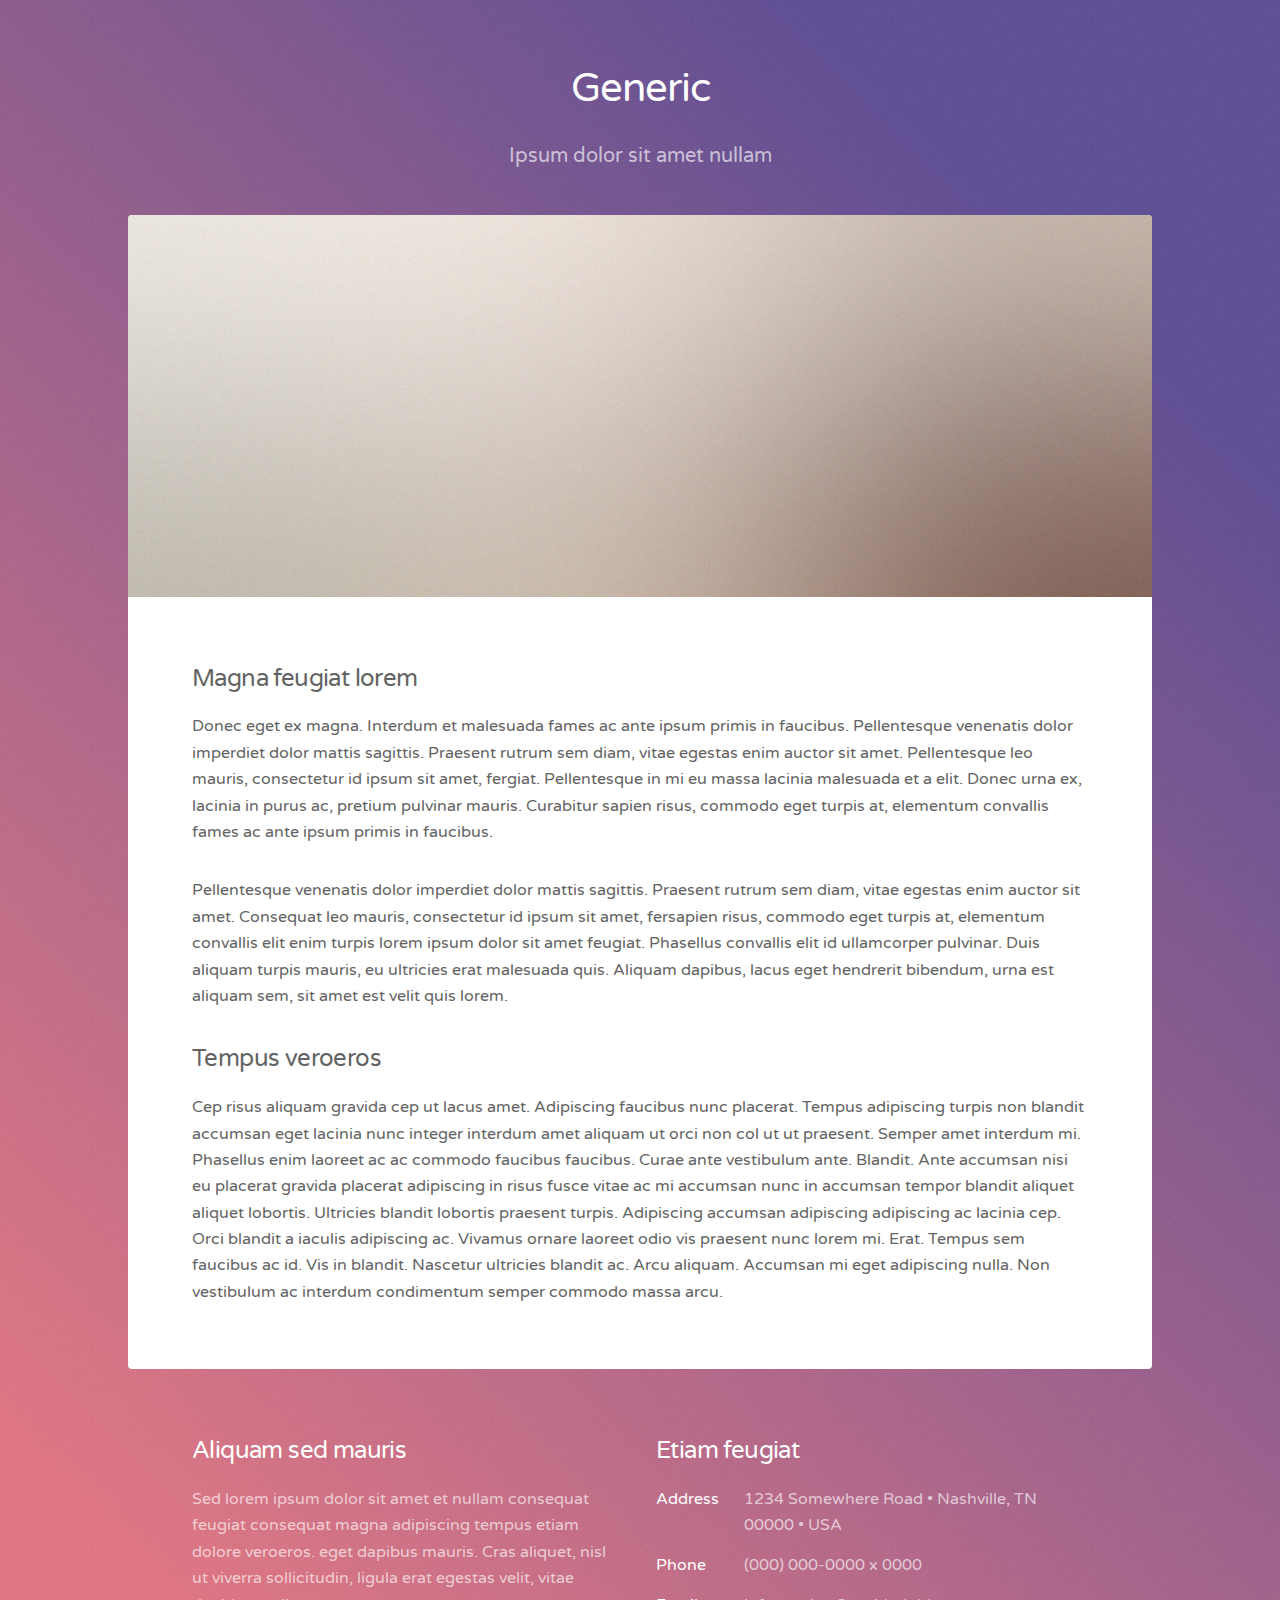
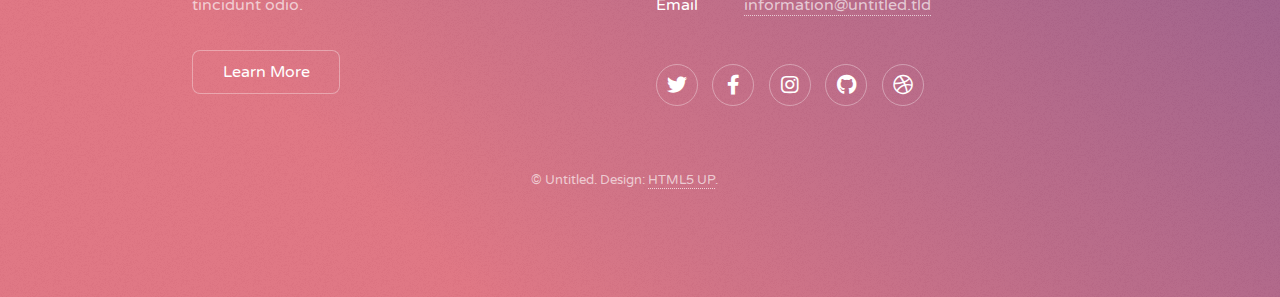
<file: generic.html>
<!DOCTYPE HTML>
<!--
	Stellar by HTML5 UP
	html5up.net | @ajlkn
	Free for personal and commercial use under the CCA 3.0 license (html5up.net/license)
-->
<html>
	<head>
		<title>Generic - Stellar by HTML5 UP</title>
		<meta charset="utf-8" />
		<meta name="viewport" content="width=device-width, initial-scale=1, user-scalable=no" />
		<link rel="stylesheet" href="assets/css/main.css" />
		<noscript><link rel="stylesheet" href="assets/css/noscript.css" /></noscript>
	</head>
	<body class="is-preload">

		<!-- Wrapper -->
			<div id="wrapper">

				<!-- Header -->
					<header id="header">
						<h1>Generic</h1>
						<p>Ipsum dolor sit amet nullam</p>
					</header>

				<!-- Main -->
					<div id="main">

						<!-- Content -->
							<section id="content" class="main">
								<span class="image main"><img src="images/pic04.jpg" alt="" /></span>
								<h2>Magna feugiat lorem</h2>
								<p>Donec eget ex magna. Interdum et malesuada fames ac ante ipsum primis in faucibus. Pellentesque venenatis dolor imperdiet dolor mattis sagittis. Praesent rutrum sem diam, vitae egestas enim auctor sit amet. Pellentesque leo mauris, consectetur id ipsum sit amet, fergiat. Pellentesque in mi eu massa lacinia malesuada et a elit. Donec urna ex, lacinia in purus ac, pretium pulvinar mauris. Curabitur sapien risus, commodo eget turpis at, elementum convallis fames ac ante ipsum primis in faucibus.</p>
								<p>Pellentesque venenatis dolor imperdiet dolor mattis sagittis. Praesent rutrum sem diam, vitae egestas enim auctor sit amet. Consequat leo mauris, consectetur id ipsum sit amet, fersapien risus, commodo eget turpis at, elementum convallis elit enim turpis lorem ipsum dolor sit amet feugiat. Phasellus convallis elit id ullamcorper pulvinar. Duis aliquam turpis mauris, eu ultricies erat malesuada quis. Aliquam dapibus, lacus eget hendrerit bibendum, urna est aliquam sem, sit amet est velit quis lorem.</p>
								<h2>Tempus veroeros</h2>
								<p>Cep risus aliquam gravida cep ut lacus amet. Adipiscing faucibus nunc placerat. Tempus adipiscing turpis non blandit accumsan eget lacinia nunc integer interdum amet aliquam ut orci non col ut ut praesent. Semper amet interdum mi. Phasellus enim laoreet ac ac commodo faucibus faucibus. Curae ante vestibulum ante. Blandit. Ante accumsan nisi eu placerat gravida placerat adipiscing in risus fusce vitae ac mi accumsan nunc in accumsan tempor blandit aliquet aliquet lobortis. Ultricies blandit lobortis praesent turpis. Adipiscing accumsan adipiscing adipiscing ac lacinia cep. Orci blandit a iaculis adipiscing ac. Vivamus ornare laoreet odio vis praesent nunc lorem mi. Erat. Tempus sem faucibus ac id. Vis in blandit. Nascetur ultricies blandit ac. Arcu aliquam. Accumsan mi eget adipiscing nulla. Non vestibulum ac interdum condimentum semper commodo massa arcu.</p>
							</section>

					</div>

				<!-- Footer -->
					<footer id="footer">
						<section>
							<h2>Aliquam sed mauris</h2>
							<p>Sed lorem ipsum dolor sit amet et nullam consequat feugiat consequat magna adipiscing tempus etiam dolore veroeros. eget dapibus mauris. Cras aliquet, nisl ut viverra sollicitudin, ligula erat egestas velit, vitae tincidunt odio.</p>
							<ul class="actions">
								<li><a href="#" class="button">Learn More</a></li>
							</ul>
						</section>
						<section>
							<h2>Etiam feugiat</h2>
							<dl class="alt">
								<dt>Address</dt>
								<dd>1234 Somewhere Road &bull; Nashville, TN 00000 &bull; USA</dd>
								<dt>Phone</dt>
								<dd>(000) 000-0000 x 0000</dd>
								<dt>Email</dt>
								<dd><a href="#">information@untitled.tld</a></dd>
							</dl>
							<ul class="icons">
								<li><a href="#" class="icon brands fa-twitter alt"><span class="label">Twitter</span></a></li>
								<li><a href="#" class="icon brands fa-facebook-f alt"><span class="label">Facebook</span></a></li>
								<li><a href="#" class="icon brands fa-instagram alt"><span class="label">Instagram</span></a></li>
								<li><a href="#" class="icon brands fa-github alt"><span class="label">GitHub</span></a></li>
								<li><a href="#" class="icon brands fa-dribbble alt"><span class="label">Dribbble</span></a></li>
							</ul>
						</section>
						<p class="copyright">&copy; Untitled. Design: <a href="https://html5up.net">HTML5 UP</a>.</p>
					</footer>

			</div>

		<!-- Scripts -->
			<script src="assets/js/jquery.min.js"></script>
			<script src="assets/js/jquery.scrollex.min.js"></script>
			<script src="assets/js/jquery.scrolly.min.js"></script>
			<script src="assets/js/browser.min.js"></script>
			<script src="assets/js/breakpoints.min.js"></script>
			<script src="assets/js/util.js"></script>
			<script src="assets/js/main.js"></script>

	</body>
</html>
</file>
<file: assets/css/noscript.css>
/*
	Stellar by HTML5 UP
	html5up.net | @ajlkn
	Free for personal and commercial use under the CCA 3.0 license (html5up.net/license)
*/

/* Header */

	body.is-preload #header.alt > * {
		opacity: 1;
	}

	body.is-preload #header.alt .logo {
		-moz-transform: none;
		-webkit-transform: none;
		-ms-transform: none;
		transform: none;
	}
</file>
<file: assets/css/main.css>
@import url(fontawesome-all.min.css);
@import url('https://fonts.googleapis.com/css2?family=Varela+Round&display=swap');
/*
	Stellar by HTML5 UP
	html5up.net | @ajlkn
	Free for personal and commercial use under the CCA 3.0 license (html5up.net/license)
*/

html, body, div, span, applet, object,
iframe, h1, h2, h3, h4, h5, h6, p, blockquote,
pre, a, abbr, acronym, address, big, cite,
code, del, dfn, em, img, ins, kbd, q, s, samp,
small, strike, strong, sub, sup, tt, var, b,
u, i, center, dl, dt, dd, ol, ul, li, fieldset,
form, label, legend, table, caption, tbody,
tfoot, thead, tr, th, td, article, aside,
canvas, details, embed, figure, figcaption,
footer, header, hgroup, menu, nav, output, ruby,
section, summary, time, mark, audio, video {
	margin: 0;
	padding: 0;
	border: 0;
	font-size: 100%;
	font: inherit;
	vertical-align: baseline;}

article, aside, details, figcaption, figure,
footer, header, hgroup, menu, nav, section {
	display: block;}

body {
	line-height: 1;
}

ol, ul {
	list-style: none;
}

blockquote, q {
	quotes: none;
}

	blockquote:before, blockquote:after, q:before, q:after {
		content: '';
		content: none;
	}

table {
	border-collapse: collapse;
	border-spacing: 0;
}

body {
	-webkit-text-size-adjust: none;
}

mark {
	background-color: transparent;
	color: inherit;
}

input::-moz-focus-inner {
	border: 0;
	padding: 0;
}

input, select, textarea {
	-moz-appearance: none;
	-webkit-appearance: none;
	-ms-appearance: none;
	appearance: none;
}

/* Basic */

	@-ms-viewport {
		width: device-width;
	}

	body {
		-ms-overflow-style: scrollbar;
	}

	@media screen and (max-width: 480px) {

		html, body {
			min-width: 320px;
		}

	}

	html {
		box-sizing: border-box;
	}

	*, *:before, *:after {
		box-sizing: inherit;
	}

	body {
		background-color: #935d8c;
		background-image: url("images/overlay.png"), -moz-linear-gradient(45deg, #e37682 15%, #5f4d93 85%);
		background-image: url("images/overlay.png"), -webkit-linear-gradient(45deg, #e37682 15%, #5f4d93 85%);
		background-image: url("images/overlay.png"), -ms-linear-gradient(45deg, #e37682 15%, #5f4d93 85%);
		background-image: url("images/overlay.png"), linear-gradient(45deg, #e37682 15%, #5f4d93 85%);
	}

		body.is-preload *, body.is-preload *:before, body.is-preload *:after {
			-moz-animation: none !important;
			-webkit-animation: none !important;
			-ms-animation: none !important;
			animation: none !important;
			-moz-transition: none !important;
			-webkit-transition: none !important;
			-ms-transition: none !important;
			transition: none !important;
		}

/* Type */

	body {
		background-color: #935d8c;
		color: rgba(255, 255, 255, 0.65);
	}

	body, input, select, textarea {
		font-family: 'Varela Round', sans-serif;
		font-size: 17pt;
		font-weight: 300;
		line-height: 1.65;
	}

		@media screen and (max-width: 1680px) {

			body, input, select, textarea {
				font-size: 14pt;
			}

		}

		@media screen and (max-width: 1280px) {

			body, input, select, textarea {
				font-size: 12pt;
			}

		}

		@media screen and (max-width: 360px) {

			body, input, select, textarea {
				font-size: 11pt;
			}

		}

	a {
		-moz-transition: color 0.2s ease, border-bottom 0.2s ease;
		-webkit-transition: color 0.2s ease, border-bottom 0.2s ease;
		-ms-transition: color 0.2s ease, border-bottom 0.2s ease;
		transition: color 0.2s ease, border-bottom 0.2s ease;
		text-decoration: none;
		border-bottom: dotted 1px;
		color: inherit;
	}

		a:hover {
			border-bottom-color: transparent;
		}

	strong, b {
		font-weight: 400;
	}

	em, i {
		font-style: italic;
	}

	p {
		margin: 0 0 2em 0;
	}

		p.content {
			-moz-columns: 20em 2;
			-webkit-columns: 20em 2;
			-ms-columns: 20em 2;
			columns: 20em 2;
			-moz-column-gap: 2em;
			-webkit-column-gap: 2em;
			-ms-column-gap: 2em;
			column-gap: 2em;
			text-align: justify;
		}

	h1, h2, h3, h4, h5, h6 {
		font-weight: 300;
		line-height: 1.5;
		margin: 0 0 0.7em 0;
		letter-spacing: -0.025em;
	}

		h1 a, h2 a, h3 a, h4 a, h5 a, h6 a {
			color: inherit;
			text-decoration: none;
		}

	h1 {
		font-size: 2.5em;
		line-height: 1.2;
	}

	h2 {
		font-size: 1.5em;
	}

	h3 {
		font-size: 1.25em;
	}

	h4 {
		font-size: 1.1em;
	}

	h5 {
		font-size: 0.9em;
	}

	h6 {
		font-size: 0.7em;
	}

	@media screen and (max-width: 736px) {

		h1 {
			font-size: 2em;
		}

	}

	sub {
		font-size: 0.8em;
		position: relative;
		top: 0.5em;
	}

	sup {
		font-size: 0.8em;
		position: relative;
		top: -0.5em;
	}

	blockquote {
		border-left: solid 4px;
		font-style: italic;
		margin: 0 0 2em 0;
		padding: 0.5em 0 0.5em 2em;
	}

	code {
		border-radius: 8px;
		border: solid 1px;
		font-family: "Courier New", monospace;
		font-size: 0.9em;
		margin: 0 0.25em;
		padding: 0.25em 0.65em;
	}

	pre {
		-webkit-overflow-scrolling: touch;
		font-family: "Courier New", monospace;
		font-size: 0.9em;
		margin: 0 0 2em 0;
	}

		pre code {
			display: block;
			line-height: 1.75;
			padding: 1em 1.5em;
			overflow-x: auto;
		}

	hr {
		border: 0;
		border-bottom: solid 1px;
		margin: 2em 0;
	}

		hr.major {
			margin: 3em 0;
		}

	.align-left {
		text-align: left;
	}

	.align-center {
		text-align: center;
	}

	.align-right {
		text-align: right;
	}

	input, select, textarea {
		color: #ffffff;
	}

	a:hover {
		color: #ffffff;
	}

	strong, b {
		color: #ffffff;
	}

	h1, h2, h3, h4, h5, h6 {
		color: #ffffff;
	}

	blockquote {
		border-left-color: rgba(255, 255, 255, 0.35);
	}

	code {
		background: rgba(255, 255, 255, 0.075);
		border-color: rgba(255, 255, 255, 0.35);
	}

	hr {
		border-bottom-color: rgba(255, 255, 255, 0.35);
	}

/* Row */

	.row {
		display: flex;
		flex-wrap: wrap;
		box-sizing: border-box;
		align-items: stretch;
	}

		.row > * {
			box-sizing: border-box;
		}

		.row.gtr-uniform > * > :last-child {
			margin-bottom: 0;
		}

		.row.aln-left {
			justify-content: flex-start;
		}

		.row.aln-center {
			justify-content: center;
		}

		.row.aln-right {
			justify-content: flex-end;
		}

		.row.aln-top {
			align-items: flex-start;
		}

		.row.aln-middle {
			align-items: center;
		}

		.row.aln-bottom {
			align-items: flex-end;
		}

		.row > .imp {
			order: -1;
		}

		.row > .col-1 {
			width: 8.33333%;
		}

		.row > .off-1 {
			margin-left: 8.33333%;
		}

		.row > .col-2 {
			width: 16.66667%;
		}

		.row > .off-2 {
			margin-left: 16.66667%;
		}

		.row > .col-3 {
			width: 25%;
		}

		.row > .off-3 {
			margin-left: 25%;
		}

		.row > .col-4 {
			width: 33.33333%;
		}

		.row > .off-4 {
			margin-left: 33.33333%;
		}

		.row > .col-5 {
			width: 41.66667%;
		}

		.row > .off-5 {
			margin-left: 41.66667%;
		}

		.row > .col-6 {
			width: 50%;
		}

		.row > .off-6 {
			margin-left: 50%;
		}

		.row > .col-7 {
			width: 58.33333%;
		}

		.row > .off-7 {
			margin-left: 58.33333%;
		}

		.row > .col-8 {
			width: 66.66667%;
		}

		.row > .off-8 {
			margin-left: 66.66667%;
		}

		.row > .col-9 {
			width: 75%;
		}

		.row > .off-9 {
			margin-left: 75%;
		}

		.row > .col-10 {
			width: 83.33333%;
		}

		.row > .off-10 {
			margin-left: 83.33333%;
		}

		.row > .col-11 {
			width: 91.66667%;
		}

		.row > .off-11 {
			margin-left: 91.66667%;
		}

		.row > .col-12 {
			width: 100%;
		}

		.row > .off-12 {
			margin-left: 100%;
		}

		.row.gtr-0 {
			margin-top: 0;
			margin-left: 0em;
		}

			.row.gtr-0 > * {
				padding: 0 0 0 0em;
			}

			.row.gtr-0.gtr-uniform {
				margin-top: 0em;
			}

				.row.gtr-0.gtr-uniform > * {
					padding-top: 0em;
				}

		.row.gtr-25 {
			margin-top: 0;
			margin-left: -0.375em;
		}

			.row.gtr-25 > * {
				padding: 0 0 0 0.375em;
			}

			.row.gtr-25.gtr-uniform {
				margin-top: -0.375em;
			}

				.row.gtr-25.gtr-uniform > * {
					padding-top: 0.375em;
				}

		.row.gtr-50 {
			margin-top: 0;
			margin-left: -0.75em;
		}

			.row.gtr-50 > * {
				padding: 0 0 0 0.75em;
			}

			.row.gtr-50.gtr-uniform {
				margin-top: -0.75em;
			}

				.row.gtr-50.gtr-uniform > * {
					padding-top: 0.75em;
				}

		.row {
			margin-top: 0;
			margin-left: -1.5em;
		}

			.row > * {
				padding: 0 0 0 1.5em;
			}

			.row.gtr-uniform {
				margin-top: -1.5em;
			}

				.row.gtr-uniform > * {
					padding-top: 1.5em;
				}

		.row.gtr-150 {
			margin-top: 0;
			margin-left: -2.25em;
		}

			.row.gtr-150 > * {
				padding: 0 0 0 2.25em;
			}

			.row.gtr-150.gtr-uniform {
				margin-top: -2.25em;
			}

				.row.gtr-150.gtr-uniform > * {
					padding-top: 2.25em;
				}

		.row.gtr-200 {
			margin-top: 0;
			margin-left: -3em;
		}

			.row.gtr-200 > * {
				padding: 0 0 0 3em;
			}

			.row.gtr-200.gtr-uniform {
				margin-top: -3em;
			}

				.row.gtr-200.gtr-uniform > * {
					padding-top: 3em;
				}

		@media screen and (max-width: 1680px) {

			.row {
				display: flex;
				flex-wrap: wrap;
				box-sizing: border-box;
				align-items: stretch;
			}

				.row > * {
					box-sizing: border-box;
				}

				.row.gtr-uniform > * > :last-child {
					margin-bottom: 0;
				}

				.row.aln-left {
					justify-content: flex-start;
				}

				.row.aln-center {
					justify-content: center;
				}

				.row.aln-right {
					justify-content: flex-end;
				}

				.row.aln-top {
					align-items: flex-start;
				}

				.row.aln-middle {
					align-items: center;
				}

				.row.aln-bottom {
					align-items: flex-end;
				}

				.row > .imp-xlarge {
					order: -1;
				}

				.row > .col-1-xlarge {
					width: 8.33333%;
				}

				.row > .off-1-xlarge {
					margin-left: 8.33333%;
				}

				.row > .col-2-xlarge {
					width: 16.66667%;
				}

				.row > .off-2-xlarge {
					margin-left: 16.66667%;
				}

				.row > .col-3-xlarge {
					width: 25%;
				}

				.row > .off-3-xlarge {
					margin-left: 25%;
				}

				.row > .col-4-xlarge {
					width: 33.33333%;
				}

				.row > .off-4-xlarge {
					margin-left: 33.33333%;
				}

				.row > .col-5-xlarge {
					width: 41.66667%;
				}

				.row > .off-5-xlarge {
					margin-left: 41.66667%;
				}

				.row > .col-6-xlarge {
					width: 50%;
				}

				.row > .off-6-xlarge {
					margin-left: 50%;
				}

				.row > .col-7-xlarge {
					width: 58.33333%;
				}

				.row > .off-7-xlarge {
					margin-left: 58.33333%;
				}

				.row > .col-8-xlarge {
					width: 66.66667%;
				}

				.row > .off-8-xlarge {
					margin-left: 66.66667%;
				}

				.row > .col-9-xlarge {
					width: 75%;
				}

				.row > .off-9-xlarge {
					margin-left: 75%;
				}

				.row > .col-10-xlarge {
					width: 83.33333%;
				}

				.row > .off-10-xlarge {
					margin-left: 83.33333%;
				}

				.row > .col-11-xlarge {
					width: 91.66667%;
				}

				.row > .off-11-xlarge {
					margin-left: 91.66667%;
				}

				.row > .col-12-xlarge {
					width: 100%;
				}

				.row > .off-12-xlarge {
					margin-left: 100%;
				}

				.row.gtr-0 {
					margin-top: 0;
					margin-left: 0em;
				}

					.row.gtr-0 > * {
						padding: 0 0 0 0em;
					}

					.row.gtr-0.gtr-uniform {
						margin-top: 0em;
					}

						.row.gtr-0.gtr-uniform > * {
							padding-top: 0em;
						}

				.row.gtr-25 {
					margin-top: 0;
					margin-left: -0.375em;
				}

					.row.gtr-25 > * {
						padding: 0 0 0 0.375em;
					}

					.row.gtr-25.gtr-uniform {
						margin-top: -0.375em;
					}

						.row.gtr-25.gtr-uniform > * {
							padding-top: 0.375em;
						}

				.row.gtr-50 {
					margin-top: 0;
					margin-left: -0.75em;
				}

					.row.gtr-50 > * {
						padding: 0 0 0 0.75em;
					}

					.row.gtr-50.gtr-uniform {
						margin-top: -0.75em;
					}

						.row.gtr-50.gtr-uniform > * {
							padding-top: 0.75em;
						}

				.row {
					margin-top: 0;
					margin-left: -1.5em;
				}

					.row > * {
						padding: 0 0 0 1.5em;
					}

					.row.gtr-uniform {
						margin-top: -1.5em;
					}

						.row.gtr-uniform > * {
							padding-top: 1.5em;
						}

				.row.gtr-150 {
					margin-top: 0;
					margin-left: -2.25em;
				}

					.row.gtr-150 > * {
						padding: 0 0 0 2.25em;
					}

					.row.gtr-150.gtr-uniform {
						margin-top: -2.25em;
					}

						.row.gtr-150.gtr-uniform > * {
							padding-top: 2.25em;
						}

				.row.gtr-200 {
					margin-top: 0;
					margin-left: -3em;
				}

					.row.gtr-200 > * {
						padding: 0 0 0 3em;
					}

					.row.gtr-200.gtr-uniform {
						margin-top: -3em;
					}

						.row.gtr-200.gtr-uniform > * {
							padding-top: 3em;
						}

		}

		@media screen and (max-width: 1280px) {

			.row {
				display: flex;
				flex-wrap: wrap;
				box-sizing: border-box;
				align-items: stretch;
			}

				.row > * {
					box-sizing: border-box;
				}

				.row.gtr-uniform > * > :last-child {
					margin-bottom: 0;
				}

				.row.aln-left {
					justify-content: flex-start;
				}

				.row.aln-center {
					justify-content: center;
				}

				.row.aln-right {
					justify-content: flex-end;
				}

				.row.aln-top {
					align-items: flex-start;
				}

				.row.aln-middle {
					align-items: center;
				}

				.row.aln-bottom {
					align-items: flex-end;
				}

				.row > .imp-large {
					order: -1;
				}

				.row > .col-1-large {
					width: 8.33333%;
				}

				.row > .off-1-large {
					margin-left: 8.33333%;
				}

				.row > .col-2-large {
					width: 16.66667%;
				}

				.row > .off-2-large {
					margin-left: 16.66667%;
				}

				.row > .col-3-large {
					width: 25%;
				}

				.row > .off-3-large {
					margin-left: 25%;
				}

				.row > .col-4-large {
					width: 33.33333%;
				}

				.row > .off-4-large {
					margin-left: 33.33333%;
				}

				.row > .col-5-large {
					width: 41.66667%;
				}

				.row > .off-5-large {
					margin-left: 41.66667%;
				}

				.row > .col-6-large {
					width: 50%;
				}

				.row > .off-6-large {
					margin-left: 50%;
				}

				.row > .col-7-large {
					width: 58.33333%;
				}

				.row > .off-7-large {
					margin-left: 58.33333%;
				}

				.row > .col-8-large {
					width: 66.66667%;
				}

				.row > .off-8-large {
					margin-left: 66.66667%;
				}

				.row > .col-9-large {
					width: 75%;
				}

				.row > .off-9-large {
					margin-left: 75%;
				}

				.row > .col-10-large {
					width: 83.33333%;
				}

				.row > .off-10-large {
					margin-left: 83.33333%;
				}

				.row > .col-11-large {
					width: 91.66667%;
				}

				.row > .off-11-large {
					margin-left: 91.66667%;
				}

				.row > .col-12-large {
					width: 100%;
				}

				.row > .off-12-large {
					margin-left: 100%;
				}

				.row.gtr-0 {
					margin-top: 0;
					margin-left: 0em;
				}

					.row.gtr-0 > * {
						padding: 0 0 0 0em;
					}

					.row.gtr-0.gtr-uniform {
						margin-top: 0em;
					}

						.row.gtr-0.gtr-uniform > * {
							padding-top: 0em;
						}

				.row.gtr-25 {
					margin-top: 0;
					margin-left: -0.375em;
				}

					.row.gtr-25 > * {
						padding: 0 0 0 0.375em;
					}

					.row.gtr-25.gtr-uniform {
						margin-top: -0.375em;
					}

						.row.gtr-25.gtr-uniform > * {
							padding-top: 0.375em;
						}

				.row.gtr-50 {
					margin-top: 0;
					margin-left: -0.75em;
				}

					.row.gtr-50 > * {
						padding: 0 0 0 0.75em;
					}

					.row.gtr-50.gtr-uniform {
						margin-top: -0.75em;
					}

						.row.gtr-50.gtr-uniform > * {
							padding-top: 0.75em;
						}

				.row {
					margin-top: 0;
					margin-left: -1.5em;
				}

					.row > * {
						padding: 0 0 0 1.5em;
					}

					.row.gtr-uniform {
						margin-top: -1.5em;
					}

						.row.gtr-uniform > * {
							padding-top: 1.5em;
						}

				.row.gtr-150 {
					margin-top: 0;
					margin-left: -2.25em;
				}

					.row.gtr-150 > * {
						padding: 0 0 0 2.25em;
					}

					.row.gtr-150.gtr-uniform {
						margin-top: -2.25em;
					}

						.row.gtr-150.gtr-uniform > * {
							padding-top: 2.25em;
						}

				.row.gtr-200 {
					margin-top: 0;
					margin-left: -3em;
				}

					.row.gtr-200 > * {
						padding: 0 0 0 3em;
					}

					.row.gtr-200.gtr-uniform {
						margin-top: -3em;
					}

						.row.gtr-200.gtr-uniform > * {
							padding-top: 3em;
						}

		}

		@media screen and (max-width: 980px) {

			.row {
				display: flex;
				flex-wrap: wrap;
				box-sizing: border-box;
				align-items: stretch;
			}

				.row > * {
					box-sizing: border-box;
				}

				.row.gtr-uniform > * > :last-child {
					margin-bottom: 0;
				}

				.row.aln-left {
					justify-content: flex-start;
				}

				.row.aln-center {
					justify-content: center;
				}

				.row.aln-right {
					justify-content: flex-end;
				}

				.row.aln-top {
					align-items: flex-start;
				}

				.row.aln-middle {
					align-items: center;
				}

				.row.aln-bottom {
					align-items: flex-end;
				}

				.row > .imp-medium {
					order: -1;
				}

				.row > .col-1-medium {
					width: 8.33333%;
				}

				.row > .off-1-medium {
					margin-left: 8.33333%;
				}

				.row > .col-2-medium {
					width: 16.66667%;
				}

				.row > .off-2-medium {
					margin-left: 16.66667%;
				}

				.row > .col-3-medium {
					width: 25%;
				}

				.row > .off-3-medium {
					margin-left: 25%;
				}

				.row > .col-4-medium {
					width: 33.33333%;
				}

				.row > .off-4-medium {
					margin-left: 33.33333%;
				}

				.row > .col-5-medium {
					width: 41.66667%;
				}

				.row > .off-5-medium {
					margin-left: 41.66667%;
				}

				.row > .col-6-medium {
					width: 50%;
				}

				.row > .off-6-medium {
					margin-left: 50%;
				}

				.row > .col-7-medium {
					width: 58.33333%;
				}

				.row > .off-7-medium {
					margin-left: 58.33333%;
				}

				.row > .col-8-medium {
					width: 66.66667%;
				}

				.row > .off-8-medium {
					margin-left: 66.66667%;
				}

				.row > .col-9-medium {
					width: 75%;
				}

				.row > .off-9-medium {
					margin-left: 75%;
				}

				.row > .col-10-medium {
					width: 83.33333%;
				}

				.row > .off-10-medium {
					margin-left: 83.33333%;
				}

				.row > .col-11-medium {
					width: 91.66667%;
				}

				.row > .off-11-medium {
					margin-left: 91.66667%;
				}

				.row > .col-12-medium {
					width: 100%;
				}

				.row > .off-12-medium {
					margin-left: 100%;
				}

				.row.gtr-0 {
					margin-top: 0;
					margin-left: 0em;
				}

					.row.gtr-0 > * {
						padding: 0 0 0 0em;
					}

					.row.gtr-0.gtr-uniform {
						margin-top: 0em;
					}

						.row.gtr-0.gtr-uniform > * {
							padding-top: 0em;
						}

				.row.gtr-25 {
					margin-top: 0;
					margin-left: -0.375em;
				}

					.row.gtr-25 > * {
						padding: 0 0 0 0.375em;
					}

					.row.gtr-25.gtr-uniform {
						margin-top: -0.375em;
					}

						.row.gtr-25.gtr-uniform > * {
							padding-top: 0.375em;
						}

				.row.gtr-50 {
					margin-top: 0;
					margin-left: -0.75em;
				}

					.row.gtr-50 > * {
						padding: 0 0 0 0.75em;
					}

					.row.gtr-50.gtr-uniform {
						margin-top: -0.75em;
					}

						.row.gtr-50.gtr-uniform > * {
							padding-top: 0.75em;
						}

				.row {
					margin-top: 0;
					margin-left: -1.5em;
				}

					.row > * {
						padding: 0 0 0 1.5em;
					}

					.row.gtr-uniform {
						margin-top: -1.5em;
					}

						.row.gtr-uniform > * {
							padding-top: 1.5em;
						}

				.row.gtr-150 {
					margin-top: 0;
					margin-left: -2.25em;
				}

					.row.gtr-150 > * {
						padding: 0 0 0 2.25em;
					}

					.row.gtr-150.gtr-uniform {
						margin-top: -2.25em;
					}

						.row.gtr-150.gtr-uniform > * {
							padding-top: 2.25em;
						}

				.row.gtr-200 {
					margin-top: 0;
					margin-left: -3em;
				}

					.row.gtr-200 > * {
						padding: 0 0 0 3em;
					}

					.row.gtr-200.gtr-uniform {
						margin-top: -3em;
					}

						.row.gtr-200.gtr-uniform > * {
							padding-top: 3em;
						}

		}

		@media screen and (max-width: 736px) {

			.row {
				display: flex;
				flex-wrap: wrap;
				box-sizing: border-box;
				align-items: stretch;
			}

				.row > * {
					box-sizing: border-box;
				}

				.row.gtr-uniform > * > :last-child {
					margin-bottom: 0;
				}

				.row.aln-left {
					justify-content: flex-start;
				}

				.row.aln-center {
					justify-content: center;
				}

				.row.aln-right {
					justify-content: flex-end;
				}

				.row.aln-top {
					align-items: flex-start;
				}

				.row.aln-middle {
					align-items: center;
				}

				.row.aln-bottom {
					align-items: flex-end;
				}

				.row > .imp-small {
					order: -1;
				}

				.row > .col-1-small {
					width: 8.33333%;
				}

				.row > .off-1-small {
					margin-left: 8.33333%;
				}

				.row > .col-2-small {
					width: 16.66667%;
				}

				.row > .off-2-small {
					margin-left: 16.66667%;
				}

				.row > .col-3-small {
					width: 25%;
				}

				.row > .off-3-small {
					margin-left: 25%;
				}

				.row > .col-4-small {
					width: 33.33333%;
				}

				.row > .off-4-small {
					margin-left: 33.33333%;
				}

				.row > .col-5-small {
					width: 41.66667%;
				}

				.row > .off-5-small {
					margin-left: 41.66667%;
				}

				.row > .col-6-small {
					width: 50%;
				}

				.row > .off-6-small {
					margin-left: 50%;
				}

				.row > .col-7-small {
					width: 58.33333%;
				}

				.row > .off-7-small {
					margin-left: 58.33333%;
				}

				.row > .col-8-small {
					width: 66.66667%;
				}

				.row > .off-8-small {
					margin-left: 66.66667%;
				}

				.row > .col-9-small {
					width: 75%;
				}

				.row > .off-9-small {
					margin-left: 75%;
				}

				.row > .col-10-small {
					width: 83.33333%;
				}

				.row > .off-10-small {
					margin-left: 83.33333%;
				}

				.row > .col-11-small {
					width: 91.66667%;
				}

				.row > .off-11-small {
					margin-left: 91.66667%;
				}

				.row > .col-12-small {
					width: 100%;
				}

				.row > .off-12-small {
					margin-left: 100%;
				}

				.row.gtr-0 {
					margin-top: 0;
					margin-left: 0em;
				}

					.row.gtr-0 > * {
						padding: 0 0 0 0em;
					}

					.row.gtr-0.gtr-uniform {
						margin-top: 0em;
					}

						.row.gtr-0.gtr-uniform > * {
							padding-top: 0em;
						}

				.row.gtr-25 {
					margin-top: 0;
					margin-left: -0.25em;
				}

					.row.gtr-25 > * {
						padding: 0 0 0 0.25em;
					}

					.row.gtr-25.gtr-uniform {
						margin-top: -0.25em;
					}

						.row.gtr-25.gtr-uniform > * {
							padding-top: 0.25em;
						}

				.row.gtr-50 {
					margin-top: 0;
					margin-left: -0.5em;
				}

					.row.gtr-50 > * {
						padding: 0 0 0 0.5em;
					}

					.row.gtr-50.gtr-uniform {
						margin-top: -0.5em;
					}

						.row.gtr-50.gtr-uniform > * {
							padding-top: 0.5em;
						}

				.row {
					margin-top: 0;
					margin-left: -1em;
				}

					.row > * {
						padding: 0 0 0 1em;
					}

					.row.gtr-uniform {
						margin-top: -1em;
					}

						.row.gtr-uniform > * {
							padding-top: 1em;
						}

				.row.gtr-150 {
					margin-top: 0;
					margin-left: -1.5em;
				}

					.row.gtr-150 > * {
						padding: 0 0 0 1.5em;
					}

					.row.gtr-150.gtr-uniform {
						margin-top: -1.5em;
					}

						.row.gtr-150.gtr-uniform > * {
							padding-top: 1.5em;
						}

				.row.gtr-200 {
					margin-top: 0;
					margin-left: -2em;
				}

					.row.gtr-200 > * {
						padding: 0 0 0 2em;
					}

					.row.gtr-200.gtr-uniform {
						margin-top: -2em;
					}

						.row.gtr-200.gtr-uniform > * {
							padding-top: 2em;
						}

		}

		@media screen and (max-width: 480px) {

			.row {
				display: flex;
				flex-wrap: wrap;
				box-sizing: border-box;
				align-items: stretch;
			}

				.row > * {
					box-sizing: border-box;
				}

				.row.gtr-uniform > * > :last-child {
					margin-bottom: 0;
				}

				.row.aln-left {
					justify-content: flex-start;
				}

				.row.aln-center {
					justify-content: center;
				}

				.row.aln-right {
					justify-content: flex-end;
				}

				.row.aln-top {
					align-items: flex-start;
				}

				.row.aln-middle {
					align-items: center;
				}

				.row.aln-bottom {
					align-items: flex-end;
				}

				.row > .imp-xsmall {
					order: -1;
				}

				.row > .col-1-xsmall {
					width: 8.33333%;
				}

				.row > .off-1-xsmall {
					margin-left: 8.33333%;
				}

				.row > .col-2-xsmall {
					width: 16.66667%;
				}

				.row > .off-2-xsmall {
					margin-left: 16.66667%;
				}

				.row > .col-3-xsmall {
					width: 25%;
				}

				.row > .off-3-xsmall {
					margin-left: 25%;
				}

				.row > .col-4-xsmall {
					width: 33.33333%;
				}

				.row > .off-4-xsmall {
					margin-left: 33.33333%;
				}

				.row > .col-5-xsmall {
					width: 41.66667%;
				}

				.row > .off-5-xsmall {
					margin-left: 41.66667%;
				}

				.row > .col-6-xsmall {
					width: 50%;
				}

				.row > .off-6-xsmall {
					margin-left: 50%;
				}

				.row > .col-7-xsmall {
					width: 58.33333%;
				}

				.row > .off-7-xsmall {
					margin-left: 58.33333%;
				}

				.row > .col-8-xsmall {
					width: 66.66667%;
				}

				.row > .off-8-xsmall {
					margin-left: 66.66667%;
				}

				.row > .col-9-xsmall {
					width: 75%;
				}

				.row > .off-9-xsmall {
					margin-left: 75%;
				}

				.row > .col-10-xsmall {
					width: 83.33333%;
				}

				.row > .off-10-xsmall {
					margin-left: 83.33333%;
				}

				.row > .col-11-xsmall {
					width: 91.66667%;
				}

				.row > .off-11-xsmall {
					margin-left: 91.66667%;
				}

				.row > .col-12-xsmall {
					width: 100%;
				}

				.row > .off-12-xsmall {
					margin-left: 100%;
				}

				.row.gtr-0 {
					margin-top: 0;
					margin-left: 0em;
				}

					.row.gtr-0 > * {
						padding: 0 0 0 0em;
					}

					.row.gtr-0.gtr-uniform {
						margin-top: 0em;
					}

						.row.gtr-0.gtr-uniform > * {
							padding-top: 0em;
						}

				.row.gtr-25 {
					margin-top: 0;
					margin-left: -0.3125em;
				}

					.row.gtr-25 > * {
						padding: 0 0 0 0.3125em;
					}

					.row.gtr-25.gtr-uniform {
						margin-top: -0.3125em;
					}

						.row.gtr-25.gtr-uniform > * {
							padding-top: 0.3125em;
						}

				.row.gtr-50 {
					margin-top: 0;
					margin-left: -0.625em;
				}

					.row.gtr-50 > * {
						padding: 0 0 0 0.625em;
					}

					.row.gtr-50.gtr-uniform {
						margin-top: -0.625em;
					}

						.row.gtr-50.gtr-uniform > * {
							padding-top: 0.625em;
						}

				.row {
					margin-top: 0;
					margin-left: -1.25em;
				}

					.row > * {
						padding: 0 0 0 1.25em;
					}

					.row.gtr-uniform {
						margin-top: -1.25em;
					}

						.row.gtr-uniform > * {
							padding-top: 1.25em;
						}

				.row.gtr-150 {
					margin-top: 0;
					margin-left: -1.875em;
				}

					.row.gtr-150 > * {
						padding: 0 0 0 1.875em;
					}

					.row.gtr-150.gtr-uniform {
						margin-top: -1.875em;
					}

						.row.gtr-150.gtr-uniform > * {
							padding-top: 1.875em;
						}

				.row.gtr-200 {
					margin-top: 0;
					margin-left: -2.5em;
				}

					.row.gtr-200 > * {
						padding: 0 0 0 2.5em;
					}

					.row.gtr-200.gtr-uniform {
						margin-top: -2.5em;
					}

						.row.gtr-200.gtr-uniform > * {
							padding-top: 2.5em;
						}

		}

/* Box */

	.box {
		border-radius: 8px;
		border: solid;
		margin-bottom: 2em;
		padding: 1.5em;
	}

		.box > :last-child,
		.box > :last-child > :last-child,
		.box > :last-child > :last-child > :last-child {
			margin-bottom: 0;
		}

		.box.alt {
			border: 0;
			border-radius: 0;
			padding: 0;
		}

	.box {
		border-color: rgba(255, 255, 255, 0.35);
	}

/* Button */

	input[type="submit"],
	input[type="reset"],
	input[type="button"],
	button,
	.button {
		-moz-appearance: none;
		-webkit-appearance: none;
		-ms-appearance: none;
		appearance: none;
		-moz-transition: background-color 0.2s ease-in-out, color 0.2s ease-in-out;
		-webkit-transition: background-color 0.2s ease-in-out, color 0.2s ease-in-out;
		-ms-transition: background-color 0.2s ease-in-out, color 0.2s ease-in-out;
		transition: background-color 0.2s ease-in-out, color 0.2s ease-in-out;
		border-radius: 8px;
		border: 0;
		cursor: pointer;
		display: inline-block;
		font-weight: 300;
		height: 2.75em;
		line-height: 2.75em;
		min-width: 9.25em;
		padding: 0 1.5em;
		text-align: center;
		text-decoration: none;
		white-space: nowrap;
	}

		input[type="submit"].icon,
		input[type="reset"].icon,
		input[type="button"].icon,
		button.icon,
		.button.icon {
			padding-left: 1.35em;
		}

			input[type="submit"].icon:before,
			input[type="reset"].icon:before,
			input[type="button"].icon:before,
			button.icon:before,
			.button.icon:before {
				margin-right: 0.5em;
			}

		input[type="submit"].fit,
		input[type="reset"].fit,
		input[type="button"].fit,
		button.fit,
		.button.fit {
			width: 100%;
		}

		input[type="submit"].small,
		input[type="reset"].small,
		input[type="button"].small,
		button.small,
		.button.small {
			font-size: 0.8em;
		}

		input[type="submit"].large,
		input[type="reset"].large,
		input[type="button"].large,
		button.large,
		.button.large {
			font-size: 1.35em;
		}

		input[type="submit"].disabled, input[type="submit"]:disabled,
		input[type="reset"].disabled,
		input[type="reset"]:disabled,
		input[type="button"].disabled,
		input[type="button"]:disabled,
		button.disabled,
		button:disabled,
		.button.disabled,
		.button:disabled {
			pointer-events: none;
			opacity: 0.25;
		}

		@media screen and (max-width: 736px) {

			input[type="submit"],
			input[type="reset"],
			input[type="button"],
			button,
			.button {
				min-width: 0;
			}

		}

	input[type="submit"],
	input[type="reset"],
	input[type="button"],
	button,
	.button {
		background-color: transparent;
		box-shadow: inset 0 0 0 1px rgba(255, 255, 255, 0.35);
		color: #ffffff !important;
	}

		input[type="submit"]:hover,
		input[type="reset"]:hover,
		input[type="button"]:hover,
		button:hover,
		.button:hover {
			background-color: rgba(255, 255, 255, 0.075);
		}

		input[type="submit"]:active,
		input[type="reset"]:active,
		input[type="button"]:active,
		button:active,
		.button:active {
			background-color: rgba(255, 255, 255, 0.2);
		}

		input[type="submit"].icon:before,
		input[type="reset"].icon:before,
		input[type="button"].icon:before,
		button.icon:before,
		.button.icon:before {
			color: rgba(255, 255, 255, 0.5);
		}

		input[type="submit"].primary,
		input[type="reset"].primary,
		input[type="button"].primary,
		button.primary,
		.button.primary {
			background-color: #8cc9f0;
			color: #ffffff !important;
			box-shadow: none;
		}

			input[type="submit"].primary:hover,
			input[type="reset"].primary:hover,
			input[type="button"].primary:hover,
			button.primary:hover,
			.button.primary:hover {
				background-color: #9acff2;
			}

			input[type="submit"].primary:active,
			input[type="reset"].primary:active,
			input[type="button"].primary:active,
			button.primary:active,
			.button.primary:active {
				background-color: #7ec3ee;
			}

			input[type="submit"].primary.icon:before,
			input[type="reset"].primary.icon:before,
			input[type="button"].primary.icon:before,
			button.primary.icon:before,
			.button.primary.icon:before {
				color: #ffffff !important;
			}

/* Form */

	form {
		margin: 0 0 2em 0;
	}

	label {
		display: block;
		font-size: 0.9em;
		font-weight: 400;
		margin: 0 0 1em 0;
	}

	input[type="text"],
	input[type="password"],
	input[type="email"],
	select,
	textarea {
		-moz-appearance: none;
		-webkit-appearance: none;
		-ms-appearance: none;
		appearance: none;
		border-radius: 8px;
		border: solid 1px;
		color: inherit;
		display: block;
		outline: 0;
		padding: 0 1em;
		text-decoration: none;
		width: 100%;
	}

		input[type="text"]:invalid,
		input[type="password"]:invalid,
		input[type="email"]:invalid,
		select:invalid,
		textarea:invalid {
			box-shadow: none;
		}

	select {
		background-size: 1.25rem;
		background-repeat: no-repeat;
		background-position: calc(100% - 1rem) center;
		height: 2.75em;
		padding-right: 2.75em;
		text-overflow: ellipsis;
	}

		select:focus::-ms-value {
			background-color: transparent;
		}

		select::-ms-expand {
			display: none;
		}

	input[type="text"],
	input[type="password"],
	input[type="email"],
	select {
		height: 2.75em;
	}

	textarea {
		padding: 0.75em 1em;
	}

	input[type="checkbox"],
	input[type="radio"] {
		-moz-appearance: none;
		-webkit-appearance: none;
		-ms-appearance: none;
		appearance: none;
		display: block;
		float: left;
		margin-right: -2em;
		opacity: 0;
		width: 1em;
		z-index: -1;
	}

		input[type="checkbox"] + label,
		input[type="radio"] + label {
			text-decoration: none;
			cursor: pointer;
			display: inline-block;
			font-size: 1em;
			font-weight: 300;
			padding-left: 2.4em;
			padding-right: 0.75em;
			position: relative;
		}

			input[type="checkbox"] + label:before,
			input[type="radio"] + label:before {
				-moz-osx-font-smoothing: grayscale;
				-webkit-font-smoothing: antialiased;
				display: inline-block;
				font-style: normal;
				font-variant: normal;
				text-rendering: auto;
				line-height: 1;
				text-transform: none !important;
				font-family: 'Font Awesome 5 Free';
				font-weight: 900;
			}

			input[type="checkbox"] + label:before,
			input[type="radio"] + label:before {
				border-radius: 8px;
				border: solid 1px;
				content: '';
				display: inline-block;
				font-size: 0.8em;
				height: 2.0625em;
				left: 0;
				line-height: 2.0625em;
				position: absolute;
				text-align: center;
				top: 0;
				width: 2.0625em;
			}

		input[type="checkbox"]:checked + label:before,
		input[type="radio"]:checked + label:before {
			content: '\f00c';
		}

	input[type="checkbox"] + label:before {
		border-radius: 8px;
	}

	input[type="radio"] + label:before {
		border-radius: 100%;
	}

	::-webkit-input-placeholder {
		opacity: 1.0;
	}

	:-moz-placeholder {
		opacity: 1.0;
	}

	::-moz-placeholder {
		opacity: 1.0;
	}

	:-ms-input-placeholder {
		opacity: 1.0;
	}

	label {
		color: #ffffff;
	}

	input[type="text"],
	input[type="password"],
	input[type="email"],
	select,
	textarea {
		background-color: rgba(255, 255, 255, 0.075);
		border-color: rgba(255, 255, 255, 0.35);
	}

		input[type="text"]:focus,
		input[type="password"]:focus,
		input[type="email"]:focus,
		select:focus,
		textarea:focus {
			border-color: #8cc9f0;
			box-shadow: 0 0 0 1px #8cc9f0;
		}

	select {
		background-image: url("data:image/svg+xml;charset=utf8,%3Csvg xmlns='http://www.w3.org/2000/svg' width='40' height='40' preserveAspectRatio='none' viewBox='0 0 40 40'%3E%3Cpath d='M9.4,12.3l10.4,10.4l10.4-10.4c0.2-0.2,0.5-0.4,0.9-0.4c0.3,0,0.6,0.1,0.9,0.4l3.3,3.3c0.2,0.2,0.4,0.5,0.4,0.9 c0,0.4-0.1,0.6-0.4,0.9L20.7,31.9c-0.2,0.2-0.5,0.4-0.9,0.4c-0.3,0-0.6-0.1-0.9-0.4L4.3,17.3c-0.2-0.2-0.4-0.5-0.4-0.9 c0-0.4,0.1-0.6,0.4-0.9l3.3-3.3c0.2-0.2,0.5-0.4,0.9-0.4S9.1,12.1,9.4,12.3z' fill='rgba(255, 255, 255, 0.35)' /%3E%3C/svg%3E");
	}

		select option {
			color: #ffffff;
			background: #935d8c;
		}

	input[type="checkbox"] + label,
	input[type="radio"] + label {
		color: rgba(255, 255, 255, 0.65);
	}

		input[type="checkbox"] + label:before,
		input[type="radio"] + label:before {
			background: rgba(255, 255, 255, 0.075);
			border-color: rgba(255, 255, 255, 0.35);
		}

	input[type="checkbox"]:checked + label:before,
	input[type="radio"]:checked + label:before {
		background-color: #ffffff;
		border-color: #ffffff;
		color: #935d8c;
	}

	input[type="checkbox"]:focus + label:before,
	input[type="radio"]:focus + label:before {
		border-color: #8cc9f0;
		box-shadow: 0 0 0 1px #8cc9f0;
	}

	::-webkit-input-placeholder {
		color: rgba(255, 255, 255, 0.5) !important;
	}

	:-moz-placeholder {
		color: rgba(255, 255, 255, 0.5) !important;
	}

	::-moz-placeholder {
		color: rgba(255, 255, 255, 0.5) !important;
	}

	:-ms-input-placeholder {
		color: rgba(255, 255, 255, 0.5) !important;
	}

	.formerize-placeholder {
		color: rgba(255, 255, 255, 0.5) !important;
	}

/* Icon */

	.icon {
		text-decoration: none;
		-moz-transition: background-color 0.2s ease-in-out, color 0.2s ease-in-out;
		-webkit-transition: background-color 0.2s ease-in-out, color 0.2s ease-in-out;
		-ms-transition: background-color 0.2s ease-in-out, color 0.2s ease-in-out;
		transition: background-color 0.2s ease-in-out, color 0.2s ease-in-out;
		border-bottom: none;
		position: relative;
	}

		.icon:before {
			-moz-osx-font-smoothing: grayscale;
			-webkit-font-smoothing: antialiased;
			display: inline-block;
			font-style: normal;
			font-variant: normal;
			text-rendering: auto;
			line-height: 1;
			text-transform: none !important;
			font-family: 'Font Awesome 5 Free';
			font-weight: 400;
		}

		.icon > .label {
			display: none;
		}

		.icon:before {
			line-height: solid;
		}

		.icon.solid:before {
			font-weight: 900;
		}

		.icon.brands:before {
			font-family: 'Font Awesome 5 Brands';
		}

		.icon.major {
			border: solid 1px;
			display: inline-block;
			border-radius: 100%;
			padding: 0.65em;
			margin: 0 0 2em 0;
			cursor: default;
		}

			.icon.major:before {
				display: inline-block;
				font-size: 6.25rem;
				width: 2.25em;
				height: 2.25em;
				line-height: 2.2em;
				border-radius: 100%;
				border: solid 1px;
				text-align: center;
			}

		.icon.alt {
			display: inline-block;
			border: solid 1px;
			border-radius: 100%;
		}

			.icon.alt:before {
				display: block;
				font-size: 1.25em;
				width: 2em;
				height: 2em;
				text-align: center;
				line-height: 2em;
			}

		.icon.style1 {
			color: #efa8b0;
		}

		.icon.style2 {
			color: #c79cc8;
		}

		.icon.style3 {
			color: #a89cc8;
		}

		.icon.style4 {
			color: #9bb2e1;
		}

		.icon.style5 {
			color: #8cc9f0;
		}

		@media screen and (max-width: 1680px) {

			.icon.major:before {
				font-size: 5.5rem;
			}

		}

		@media screen and (max-width: 1280px) {

			.icon.major:before {
				font-size: 4.75rem;
			}

		}

		@media screen and (max-width: 736px) {

			.icon.major {
				margin: 0 0 1.5em 0;
				padding: 0.35em;
			}

				.icon.major:before {
					font-size: 3.5rem;
				}

		}

	.icon.major {
		border-color: rgba(255, 255, 255, 0.35);
	}

		.icon.major:before {
			border-color: rgba(255, 255, 255, 0.35);
		}

	.icon.alt {
		border-color: rgba(255, 255, 255, 0.35);
		color: #ffffff;
	}

		.icon.alt:hover {
			background-color: rgba(255, 255, 255, 0.075);
		}

		.icon.alt:active {
			background-color: rgba(255, 255, 255, 0.2);
		}

/* Image */

	.image {
		border-radius: 8px;
		border: 0;
		display: inline-block;
		position: relative;
	}

		.image img {
			border-radius: 8px;
			display: block;
		}

		.image.left, .image.right {
			max-width: 40%;
		}

			.image.left img, .image.right img {
				width: 100%;
			}

		.image.left {
			float: left;
			margin: 0 1.5em 1em 0;
			top: 0.25em;
		}

		.image.right {
			float: right;
			margin: 0 0 1em 1.5em;
			top: 0.25em;
		}

		.image.fit {
			display: block;
			margin: 0 0 2em 0;
			width: 100%;
		}

			.image.fit img {
				width: 100%;
			}

		.image.main {
			display: block;
			margin: 0 0 3em 0;
			width: 100%;
		}

			.image.main img {
				width: 100%;
			}

/* List */

	ol {
		list-style: decimal;
		margin: 0 0 2em 0;
		padding-left: 1.25em;
	}

		ol li {
			padding-left: 0.25em;
		}

	ul {
		list-style: disc;
		margin: 0 0 2em 0;
		padding-left: 1em;
	}

		ul li {
			padding-left: 0.5em;
		}

		ul.alt {
			list-style: none;
			padding-left: 0;
		}

			ul.alt li {
				border-top: solid 1px;
				padding: 0.5em 0;
			}

				ul.alt li:first-child {
					border-top: 0;
					padding-top: 0;
				}

	dl {
		margin: 0 0 2em 0;
	}

		dl dt {
			display: block;
			font-weight: 400;
			margin: 0 0 1em 0;
		}

		dl dd {
			margin-left: 2em;
		}

		dl.alt dt {
			display: block;
			width: 3em;
			margin: 0;
			clear: left;
			float: left;
		}

		dl.alt dd {
			margin: 0 0 0.85em 5.5em;
		}

		dl.alt:after {
			content: '';
			display: block;
			clear: both;
		}

	ul.alt li {
		border-top-color: rgba(255, 255, 255, 0.35);
	}

	dl dt {
		color: #ffffff;
	}

/* Actions */

	ul.actions {
		display: -moz-flex;
		display: -webkit-flex;
		display: -ms-flex;
		display: flex;
		cursor: default;
		list-style: none;
		margin-left: -1em;
		padding-left: 0;
	}

		ul.actions li {
			padding: 0 0 0 1em;
			vertical-align: middle;
		}

		ul.actions.special {
			-moz-justify-content: center;
			-webkit-justify-content: center;
			-ms-justify-content: center;
			justify-content: center;
			width: 100%;
			margin-left: 0;
		}

			ul.actions.special li:first-child {
				padding-left: 0;
			}

		ul.actions.stacked {
			-moz-flex-direction: column;
			-webkit-flex-direction: column;
			-ms-flex-direction: column;
			flex-direction: column;
			margin-left: 0;
		}

			ul.actions.stacked li {
				padding: 1.3em 0 0 0;
			}

				ul.actions.stacked li:first-child {
					padding-top: 0;
				}

		ul.actions.fit {
			width: calc(100% + 1em);
		}

			ul.actions.fit li {
				-moz-flex-grow: 1;
				-webkit-flex-grow: 1;
				-ms-flex-grow: 1;
				flex-grow: 1;
				-moz-flex-shrink: 1;
				-webkit-flex-shrink: 1;
				-ms-flex-shrink: 1;
				flex-shrink: 1;
				width: 100%;
			}

				ul.actions.fit li > * {
					width: 100%;
				}

			ul.actions.fit.stacked {
				width: 100%;
			}

		@media screen and (max-width: 480px) {

			ul.actions:not(.fixed) {
				-moz-flex-direction: column;
				-webkit-flex-direction: column;
				-ms-flex-direction: column;
				flex-direction: column;
				margin-left: 0;
				width: 100% !important;
			}

				ul.actions:not(.fixed) li {
					-moz-flex-grow: 1;
					-webkit-flex-grow: 1;
					-ms-flex-grow: 1;
					flex-grow: 1;
					-moz-flex-shrink: 1;
					-webkit-flex-shrink: 1;
					-ms-flex-shrink: 1;
					flex-shrink: 1;
					padding: 1em 0 0 0;
					text-align: center;
					width: 100%;
				}

					ul.actions:not(.fixed) li > * {
						width: 100%;
					}

					ul.actions:not(.fixed) li:first-child {
						padding-top: 0;
					}

					ul.actions:not(.fixed) li input[type="submit"],
					ul.actions:not(.fixed) li input[type="reset"],
					ul.actions:not(.fixed) li input[type="button"],
					ul.actions:not(.fixed) li button,
					ul.actions:not(.fixed) li .button {
						width: 100%;
					}

						ul.actions:not(.fixed) li input[type="submit"].icon:before,
						ul.actions:not(.fixed) li input[type="reset"].icon:before,
						ul.actions:not(.fixed) li input[type="button"].icon:before,
						ul.actions:not(.fixed) li button.icon:before,
						ul.actions:not(.fixed) li .button.icon:before {
							margin-left: -0.5rem;
						}

		}

/* Icons */

	ul.icons {
		cursor: default;
		list-style: none;
		padding-left: 0;
	}

		ul.icons li {
			display: inline-block;
			padding: 0 0.65em 0 0;
		}

			ul.icons li:last-child {
				padding-right: 0 !important;
			}

/* Section/Article */

	section.special, article.special {
		text-align: center;
	}

	header.major {
		margin-bottom: 3em;
	}

		header.major h2 {
			font-size: 2em;
		}

			header.major h2:after {
				display: block;
				content: '';
				width: 3.25em;
				height: 2px;
				margin: 0.7em 0 1em 0;
				border-radius: 2px;
			}

				section.special header.major h2:after, article.special header.major h2:after {
					margin-left: auto;
					margin-right: auto;
				}

		header.major p {
			font-size: 1.25em;
			letter-spacing: -0.025em;
		}

		header.major.special {
			text-align: center;
		}

			header.major.special h2:after {
				margin-left: auto;
				margin-right: auto;
			}

	footer.major {
		margin-top: 3em;
	}

	@media screen and (max-width: 736px) {

		header.major {
			margin-bottom: 0;
		}

			header.major h2 {
				font-size: 1.5em;
			}

			header.major p {
				font-size: 1em;
				letter-spacing: 0;
			}

				header.major p br {
					display: none;
				}

		footer.major {
			margin-top: 0;
		}

	}

	header.major h2:after {
		background-color: rgba(255, 255, 255, 0.35);
	}

/* Table */

	.table-wrapper {
		-webkit-overflow-scrolling: touch;
		overflow-x: auto;
	}

	table {
		margin: 0 0 2em 0;
		width: 100%;
	}

		table tbody tr {
			border: solid 1px;
			border-left: 0;
			border-right: 0;
		}

		table td {
			padding: 0.75em 0.75em;
		}

		table th {
			font-size: 0.9em;
			font-weight: 400;
			padding: 0 0.75em 0.75em 0.75em;
			text-align: left;
		}

		table thead {
			border-bottom: solid 2px;
		}

		table tfoot {
			border-top: solid 2px;
		}

		table.alt {
			border-collapse: separate;
		}

			table.alt tbody tr td {
				border: solid 1px;
				border-left-width: 0;
				border-top-width: 0;
			}

				table.alt tbody tr td:first-child {
					border-left-width: 1px;
				}

			table.alt tbody tr:first-child td {
				border-top-width: 1px;
			}

			table.alt thead {
				border-bottom: 0;
			}

			table.alt tfoot {
				border-top: 0;
			}

	table tbody tr {
		border-color: rgba(255, 255, 255, 0.35);
	}

		table tbody tr:nth-child(2n + 1) {
			background-color: rgba(255, 255, 255, 0.075);
		}

	table th {
		color: #ffffff;
	}

	table thead {
		border-bottom-color: rgba(255, 255, 255, 0.35);
	}

	table tfoot {
		border-top-color: rgba(255, 255, 255, 0.35);
	}

	table.alt tbody tr td {
		border-color: rgba(255, 255, 255, 0.35);
	}

/* Features */

	.features {
		display: -moz-flex;
		display: -webkit-flex;
		display: -ms-flex;
		display: flex;
		-moz-flex-wrap: wrap;
		-webkit-flex-wrap: wrap;
		-ms-flex-wrap: wrap;
		flex-wrap: wrap;
		-moz-justify-content: center;
		-webkit-justify-content: center;
		-ms-justify-content: center;
		justify-content: center;
		width: calc(100% + 2em);
		margin: 0 0 3em -2em;
		padding: 0;
		list-style: none;
	}

		.features li {
			width: calc(33.33333% - 2em);
			margin-left: 2em;
			margin-top: 3em;
			padding: 0;
		}

			.features li:nth-child(1), .features li:nth-child(2), .features li:nth-child(3) {
				margin-top: 0;
			}

			.features li > :last-child {
				margin-bottom: 0;
			}

		@media screen and (max-width: 980px) {

			.features li {
				width: calc(50% - 2em);
			}

				.features li:nth-child(3) {
					margin-top: 3em;
				}

		}

		@media screen and (max-width: 736px) {

			.features {
				width: 100%;
				margin: 0 0 2em 0;
			}

				.features li {
					width: 100%;
					margin-left: 0;
					margin-top: 2em;
				}

					.features li:nth-child(2), .features li:nth-child(3) {
						margin-top: 2em;
					}

		}

/* Statistics */

	.statistics {
		display: -moz-flex;
		display: -webkit-flex;
		display: -ms-flex;
		display: flex;
		width: 100%;
		margin: 0 0 3em 0;
		padding: 0;
		list-style: none;
		cursor: default;
	}

		.statistics li {
			-moz-flex: 1;
			-webkit-flex: 1;
			-ms-flex: 1;
			flex: 1;
			padding: 1.5em;
			color: #ffffff;
			text-align: center;
		}

			.statistics li.style1 {
				background-color: #efa8b0;
			}

			.statistics li.style2 {
				background-color: #c79cc8;
			}

			.statistics li.style3 {
				background-color: #a89cc8;
			}

			.statistics li.style4 {
				background-color: #9bb2e1;
			}

			.statistics li.style5 {
				background-color: #8cc9f0;
			}

			.statistics li strong, .statistics li b {
				display: block;
				font-size: 2em;
				line-height: 1.1;
				color: inherit !important;
				font-weight: 300;
				letter-spacing: -0.025em;
			}

			.statistics li:first-child {
				border-top-left-radius: 8px;
				border-bottom-left-radius: 8px;
			}

			.statistics li:last-child {
				border-top-right-radius: 8px;
				border-bottom-right-radius: 8px;
			}

			.statistics li .icon {
				display: inline-block;
			}

				.statistics li .icon:before {
					font-size: 2.75rem;
					line-height: 1.3;
				}

		@media screen and (max-width: 980px) {

			.statistics li strong, .statistics li b {
				font-size: 1.5em;
			}

		}

		@media screen and (max-width: 736px) {

			.statistics {
				display: block;
				width: 20em;
				max-width: 100%;
				margin: 0 auto 2em auto;
			}

				.statistics li:first-child {
					border-bottom-left-radius: 0;
					border-top-right-radius: 8px;
				}

				.statistics li:last-child {
					border-top-right-radius: 0;
					border-bottom-left-radius: 8px;
				}

				.statistics li .icon:before {
					font-size: 3.75rem;
				}

				.statistics li strong, .statistics li b {
					font-size: 2.5em;
				}

		}

/* Spotlight */

	.spotlight {
		display: -moz-flex;
		display: -webkit-flex;
		display: -ms-flex;
		display: flex;
		-moz-align-items: center;
		-webkit-align-items: center;
		-ms-align-items: center;
		align-items: center;
		margin: 0 0 2em 0;
	}

		.spotlight .content {
			-moz-flex: 1;
			-webkit-flex: 1;
			-ms-flex: 1;
			flex: 1;
		}

			.spotlight .content > :last-child {
				margin-bottom: 0;
			}

			.spotlight .content header.major {
				margin: 0 0 2em 0;
			}

		.spotlight .image {
			display: inline-block;
			margin-left: 4em;
			padding: 0.65em;
			border-radius: 100%;
			border: solid 1px;
		}

			.spotlight .image img {
				display: block;
				border-radius: 100%;
				width: 16em;
			}

		@media screen and (max-width: 980px) {

			.spotlight {
				-moz-flex-direction: column-reverse;
				-webkit-flex-direction: column-reverse;
				-ms-flex-direction: column-reverse;
				flex-direction: column-reverse;
				text-align: center;
			}

				.spotlight .content {
					-moz-flex: 0 1 auto;
					-webkit-flex: 0 1 auto;
					-ms-flex: 0 1 auto;
					flex: 0 1 auto;
					width: 100%;
				}

					.spotlight .content header.major h2:after {
						margin-left: auto;
						margin-right: auto;
					}

					.spotlight .content .actions {
						-moz-justify-content: center;
						-webkit-justify-content: center;
						-ms-justify-content: center;
						justify-content: center;
						width: calc(100% + 1em);
					}

				.spotlight .image {
					-moz-flex: 0 1 auto;
					-webkit-flex: 0 1 auto;
					-ms-flex: 0 1 auto;
					flex: 0 1 auto;
					margin-left: 0;
					margin-bottom: 2em;
				}

		}

		@media screen and (max-width: 736px) {

			.spotlight .image {
				padding: 0.35em;
			}

				.spotlight .image img {
					width: 12em;
				}

		}

	.spotlight .image {
		border-color: rgba(255, 255, 255, 0.35);
	}

/* Header */

	#header {
		padding: 5em 5em 1em 5em ;
		text-align: center;
	}

		#header h1 {
			margin: 10 0 0.25em 0;
		}

		#header p {
			font-size: 1.25em;
			letter-spacing: 0em;
		}

		#header.alt {
			padding: 7em 5em 4em 5em ;
		}

			#header.alt h1 {
				font-size: 3.25em;
			}

			#header.alt > * {
				-moz-transition: opacity 3s ease;
				-webkit-transition: opacity 3s ease;
				-ms-transition: opacity 3s ease;
				transition: opacity 3s ease;
				-moz-transition-delay: 0.5s;
				-webkit-transition-delay: 0.5s;
				-ms-transition-delay: 0.5s;
				transition-delay: 0.5s;
				opacity: 1;
			}

			#header.alt .logo {
				-moz-transition: opacity 1.25s ease, -moz-transform 0.5s ease;
				-webkit-transition: opacity 1.25s ease, -webkit-transform 0.5s ease;
				-ms-transition: opacity 1.25s ease, -ms-transform 0.5s ease;
				transition: opacity 1.25s ease, transform 0.5s ease;
				-moz-transition-delay: 0s;
				-webkit-transition-delay: 0s;
				-ms-transition-delay: 0s;
				transition-delay: 0s;
				display: block;
				margin: 0 0 1.5em 0;
			}

				#header.alt .logo img {
					display: block;
					margin: 0 auto;
					max-width: 75%;
				}

		@media screen and (max-width: 1280px) {

			#header {
				padding: 4em 4em 0.1em 4em ;
			}

				#header.alt {
					padding: 6em 4em 3em 4em ;
				}

		}

		@media screen and (max-width: 980px) {

			#header {
				padding: 4em 3em 0.1em 3em ;
			}

				#header.alt {
					padding: 5em 3em 2em 3em ;
				}

		}

		@media screen and (max-width: 736px) {

			#header {
				padding: 3em 2em 0.1em 2em ;
			}

				#header p {
					font-size: 1em;
					letter-spacing: 0;
				}

					#header p br {
						display: none;
					}

				#header.alt {
					padding: 4em 2em 1em 2em ;
				}

					#header.alt h1 {
						font-size: 2.5em;
					}

		}

		@media screen and (max-width: 480px) {

			#header {
				padding: 3em 1.5em 0.1em 1.5em ;
			}

				#header.alt {
					padding: 4em 1.5em 1em 1.5em ;
				}

		}

		@media screen and (max-width: 360px) {

			#header {
				padding: 2.5em 1em 0.1em 1em ;
			}

				#header.alt {
					padding: 3.5em 1em 0.5em 1em ;
				}

		}

		body.is-preload #header.alt > * {
			opacity: 0;
		}

		body.is-preload #header.alt .logo {
			-moz-transform: scale(0.8) rotate(-30deg);
			-webkit-transform: scale(0.8) rotate(-30deg);
			-ms-transform: scale(0.8) rotate(-30deg);
			transform: scale(0.8) rotate(-30deg);
		}

/* Nav */

	#nav {
		-moz-transition: background-color 0.2s ease, border-top-left-radius 0.2s ease, border-top-right-radius 0.2s ease, padding 0.2s ease;
		-webkit-transition: background-color 0.2s ease, border-top-left-radius 0.2s ease, border-top-right-radius 0.2s ease, padding 0.2s ease;
		-ms-transition: background-color 0.2s ease, border-top-left-radius 0.2s ease, border-top-right-radius 0.2s ease, padding 0.2s ease;
		transition: background-color 0.2s ease, border-top-left-radius 0.2s ease, border-top-right-radius 0.2s ease, padding 0.2s ease;
		background-color: #ffffff;
		color: #636363;
		position: absolute;
		width: 64em;
		max-width: calc(100% - 4em);
		padding: 1em;
		background-color: #f7f7f7;
		border-top-left-radius: 0.25em;
		border-top-right-radius: 0.25em;
		cursor: default;
		text-align: center;
	}

		#nav input, #nav select, #nav textarea {
			color: #636363;
		}

		#nav a:hover {
			color: #0e0e0e;
		}

		#nav strong, #nav b {
			color: #636363;
		}

		#nav h1, #nav h2, #nav h3, #nav h4, #nav h5, #nav h6 {
			color: #636363;
		}

		#nav blockquote {
			border-left-color: #dddddd;
		}

		#nav code {
			background: rgba(222, 222, 222, 0.25);
			border-color: #dddddd;
		}

		#nav hr {
			border-bottom-color: #dddddd;
		}

		#nav + #main {
			padding-top: 4.25em;
		}

		#nav ul {
			margin: 0;
			padding: 0;
			list-style: none;
		}

			#nav ul li {
				-moz-transition: margin 0.2s ease;
				-webkit-transition: margin 0.2s ease;
				-ms-transition: margin 0.2s ease;
				transition: margin 0.2s ease;
				display: inline-block;
				margin: 0 0.35em;
				padding: 0;
				vertical-align: middle;
			}

				#nav ul li a {
					-moz-transition: font-size 0.2s ease;
					-webkit-transition: font-size 0.2s ease;
					-ms-transition: font-size 0.2s ease;
					transition: font-size 0.2s ease;
					display: inline-block;
					height: 2.25em;
					line-height: 2.25em;
					padding: 0 1.25em;
					border: 0;
					border-radius: 8px;
					box-shadow: inset 0 0 0 1px transparent;
				}

					#nav ul li a:hover {
						background-color: rgba(221, 188, 235, 0.25);
					}

					#nav ul li a.active {
						background-color: #dbb1df;
						box-shadow: none;
					}

		#nav.alt {
			position: fixed;
			top: 0;
			padding: 0.5em 1em;
			background-color: rgba(247, 247, 247, 0.95);
			border-top-left-radius: 0;
			border-top-right-radius: 0;
			z-index: 10000;
		}

			#nav.alt ul li {
				margin: 0 0.175em;
			}

				#nav.alt ul li a {
					font-size: 0.9em;
				}

		@media screen and (max-width: 736px) {

			#nav {
				display: none;
			}

				#nav + #main {
					padding-top: 0;
				}

		}

/* Main */

	#main {
		background-color: #ffffff;
		color: #636363;
		border-radius: 0.25em;
	}

		#main input, #main select, #main textarea {
			color: #636363;
		}

		#main a:hover {
			color: #636363;
		}

		#main strong, #main b {
			color: #636363;
		}

		#main h1, #main h2, #main h3, #main h4, #main h5, #main h6 {
			color: #636363;
		}

		#main blockquote {
			border-left-color: #dddddd;
		}

		#main code {
			background: rgba(222, 222, 222, 0.25);
			border-color: #dddddd;
		}

		#main hr {
			border-bottom-color: #dddddd;
		}

		#main .box {
			border-color: #dddddd;
		}

		#main input[type="submit"],
		#main input[type="reset"],
		#main input[type="button"],
		#main button,
		#main .button {
			background-color: transparent;
			box-shadow: inset 0 0 0 1px #dddddd;
			color: #636363 !important;
		}

			#main input[type="submit"]:hover,
			#main input[type="reset"]:hover,
			#main input[type="button"]:hover,
			#main button:hover,
			#main .button:hover {
				background-color: rgba(222, 222, 222, 0.25);
			}

			#main input[type="submit"]:active,
			#main input[type="reset"]:active,
			#main input[type="button"]:active,
			#main button:active,
			#main .button:active {
				background-color: rgba(222, 222, 222, 0.5);
			}

			#main input[type="submit"].icon:before,
			#main input[type="reset"].icon:before,
			#main input[type="button"].icon:before,
			#main button.icon:before,
			#main .button.icon:before {
				color: rgba(99, 99, 99, 0.25);
			}

			#main input[type="submit"].primary,
			#main input[type="reset"].primary,
			#main input[type="button"].primary,
			#main button.primary,
			#main .button.primary {
				background-color: #8cc9f0;
				color: #ffffff !important;
				box-shadow: none;
			}

				#main input[type="submit"].primary:hover,
				#main input[type="reset"].primary:hover,
				#main input[type="button"].primary:hover,
				#main button.primary:hover,
				#main .button.primary:hover {
					background-color: #9acff2;
				}

				#main input[type="submit"].primary:active,
				#main input[type="reset"].primary:active,
				#main input[type="button"].primary:active,
				#main button.primary:active,
				#main .button.primary:active {
					background-color: #7ec3ee;
				}

				#main input[type="submit"].primary.icon:before,
				#main input[type="reset"].primary.icon:before,
				#main input[type="button"].primary.icon:before,
				#main button.primary.icon:before,
				#main .button.primary.icon:before {
					color: #ffffff !important;
				}

		#main label {
			color: #636363;
		}

		#main input[type="text"],
		#main input[type="password"],
		#main input[type="email"],
		#main select,
		#main textarea {
			background-color: rgba(222, 222, 222, 0.25);
			border-color: #dddddd;
		}

			#main input[type="text"]:focus,
			#main input[type="password"]:focus,
			#main input[type="email"]:focus,
			#main select:focus,
			#main textarea:focus {
				border-color: #8cc9f0;
				box-shadow: 0 0 0 1px #8cc9f0;
			}

		#main select {
			background-image: url("data:image/svg+xml;charset=utf8,%3Csvg xmlns='http://www.w3.org/2000/svg' width='40' height='40' preserveAspectRatio='none' viewBox='0 0 40 40'%3E%3Cpath d='M9.4,12.3l10.4,10.4l10.4-10.4c0.2-0.2,0.5-0.4,0.9-0.4c0.3,0,0.6,0.1,0.9,0.4l3.3,3.3c0.2,0.2,0.4,0.5,0.4,0.9 c0,0.4-0.1,0.6-0.4,0.9L20.7,31.9c-0.2,0.2-0.5,0.4-0.9,0.4c-0.3,0-0.6-0.1-0.9-0.4L4.3,17.3c-0.2-0.2-0.4-0.5-0.4-0.9 c0-0.4,0.1-0.6,0.4-0.9l3.3-3.3c0.2-0.2,0.5-0.4,0.9-0.4S9.1,12.1,9.4,12.3z' fill='%23dddddd' /%3E%3C/svg%3E");
		}

			#main select option {
				color: #636363;
				background: #ffffff;
			}

		#main input[type="checkbox"] + label,
		#main input[type="radio"] + label {
			color: #636363;
		}

			#main input[type="checkbox"] + label:before,
			#main input[type="radio"] + label:before {
				background: rgba(222, 222, 222, 0.25);
				border-color: #dddddd;
			}

		#main input[type="checkbox"]:checked + label:before,
		#main input[type="radio"]:checked + label:before {
			background-color: #636363;
			border-color: #636363;
			color: #ffffff;
		}

		#main input[type="checkbox"]:focus + label:before,
		#main input[type="radio"]:focus + label:before {
			border-color: #8cc9f0;
			box-shadow: 0 0 0 1px #8cc9f0;
		}

		#main ::-webkit-input-placeholder {
			color: rgba(99, 99, 99, 0.25) !important;
		}

		#main :-moz-placeholder {
			color: rgba(99, 99, 99, 0.25) !important;
		}

		#main ::-moz-placeholder {
			color: rgba(99, 99, 99, 0.25) !important;
		}

		#main :-ms-input-placeholder {
			color: rgba(99, 99, 99, 0.25) !important;
		}

		#main .formerize-placeholder {
			color: rgba(99, 99, 99, 0.25) !important;
		}

		#main .icon.major {
			border-color: #dddddd;
		}

			#main .icon.major:before {
				border-color: #dddddd;
			}

		#main .icon.alt {
			border-color: #dddddd;
			color: #636363;
		}

			#main .icon.alt:hover {
				background-color: rgba(222, 222, 222, 0.25);
			}

			#main .icon.alt:active {
				background-color: rgba(222, 222, 222, 0.5);
			}

		#main ul.alt li {
			border-top-color: #dddddd;
		}

		#main dl dt {
			color: #636363;
		}

		#main header.major h2:after {
			background-color: #dddddd;
			background-image: -moz-linear-gradient(90deg, #efa8b0, #a89cc8, #8cc9f0);
			background-image: -webkit-linear-gradient(90deg, #efa8b0, #a89cc8, #8cc9f0);
			background-image: -ms-linear-gradient(90deg, #efa8b0, #a89cc8, #8cc9f0);
			background-image: linear-gradient(90deg, #efa8b0, #a89cc8, #8cc9f0);
		}

		#main table tbody tr {
			border-color: #dddddd;
		}

			#main table tbody tr:nth-child(2n + 1) {
				background-color: rgba(222, 222, 222, 0.25);
			}

		#main table th {
			color: #636363;
		}

		#main table thead {
			border-bottom-color: #dddddd;
		}

		#main table tfoot {
			border-top-color: #dddddd;
		}

		#main table.alt tbody tr td {
			border-color: #dddddd;
		}

		#main .spotlight .image {
			border-color: #dddddd;
		}

		#main > .main {
			padding: 5em 5em 3em 5em ;
			border-top: solid 1px #dddddd;
		}

			#main > .main:first-child {
				border-top: 0;
			}

			#main > .main > .image.main:first-child {
				margin: -5em 0 5em -5em;
				width: calc(100% + 10em);
				border-top-right-radius: 0.25em;
				border-top-left-radius: 0.25em;
				border-bottom-right-radius: 0;
				border-bottom-left-radius: 0;
			}

				#main > .main > .image.main:first-child img {
					border-top-right-radius: 0.25em;
					border-top-left-radius: 0.25em;
					border-bottom-right-radius: 0;
					border-bottom-left-radius: 0;
				}

		@media screen and (max-width: 1280px) {

			#main > .main {
				padding: 4em 4em 2em 4em ;
			}

				#main > .main > .image.main:first-child {
					margin: -4em 0 4em -4em;
					width: calc(100% + 8em);
				}

		}

		@media screen and (max-width: 980px) {

			#main > .main {
				padding: 4em 3em 2em 3em ;
			}

				#main > .main > .image.main:first-child {
					margin: -4em 0 4em -3em;
					width: calc(100% + 6em);
				}

		}

		@media screen and (max-width: 736px) {

			#main > .main {
				padding: 3em 2em 1em 2em ;
			}

				#main > .main > .image.main:first-child {
					margin: -3em 0 2em -2em;
					width: calc(100% + 4em);
				}

		}

		@media screen and (max-width: 480px) {

			#main > .main {
				padding: 3em 1.5em 1em 1.5em ;
			}

				#main > .main > .image.main:first-child {
					margin: -3em 0 1.5em -1.5em;
					width: calc(100% + 3em);
				}

		}

		@media screen and (max-width: 360px) {

			#main {
				border-radius: 0;
			}

				#main > .main {
					padding: 2.5em 1em 0.5em 1em ;
				}

					#main > .main > .image.main:first-child {
						margin: -2.5em 0 1.5em -1em;
						width: calc(100% + 2em);
						border-radius: 0;
					}

						#main > .main > .image.main:first-child img {
							border-radius: 0;
						}

		}

/* Footer */

	#footer {
		display: -moz-flex;
		display: -webkit-flex;
		display: -ms-flex;
		display: flex;
		-moz-flex-wrap: wrap;
		-webkit-flex-wrap: wrap;
		-ms-flex-wrap: wrap;
		flex-wrap: wrap;
		padding: 5em 5em 3em 5em ;
		width: calc(100% + 2em);
		margin: 0 0 3em -2em;
	}

		#footer > * {
			width: calc(50% - 2em);
			margin-left: 2em;
		}

		#footer .copyright {
			width: 100%;
			margin: 2.5em 0 2em 0;
			font-size: 0.8em;
			text-align: center;
		}

		@media screen and (max-width: 1280px) {

			#footer {
				padding: 4em 4em 2em 4em ;
			}

		}

		@media screen and (max-width: 980px) {

			#footer {
				padding: 4em 3em 2em 3em ;
				display: block;
				margin: 0 0 3em 0;
				width: 100%;
			}

				#footer > * {
					width: 100%;
					margin-left: 0;
					margin-bottom: 3em;
				}

				#footer .copyright {
					text-align: left;
				}

		}

		@media screen and (max-width: 736px) {

			#footer {
				padding: 3em 2em 1em 2em ;
			}

		}

		@media screen and (max-width: 480px) {

			#footer {
				padding: 3em 1.5em 1em 1.5em ;
			}

		}

		@media screen and (max-width: 480px) {

			#footer {
				padding: 2.5em 1em 0.5em 1em ;
			}

		}

/* Wrapper */

	#wrapper {
		width: 64em;
		max-width: calc(100% - 4em);
		margin: 0 auto;
	}

		@media screen and (max-width: 480px) {

			#wrapper {
				max-width: calc(100% - 2em);
			}

		}

		@media screen and (max-width: 360px) {

			#wrapper {
				max-width: 100%;
			}

		}
</file>
